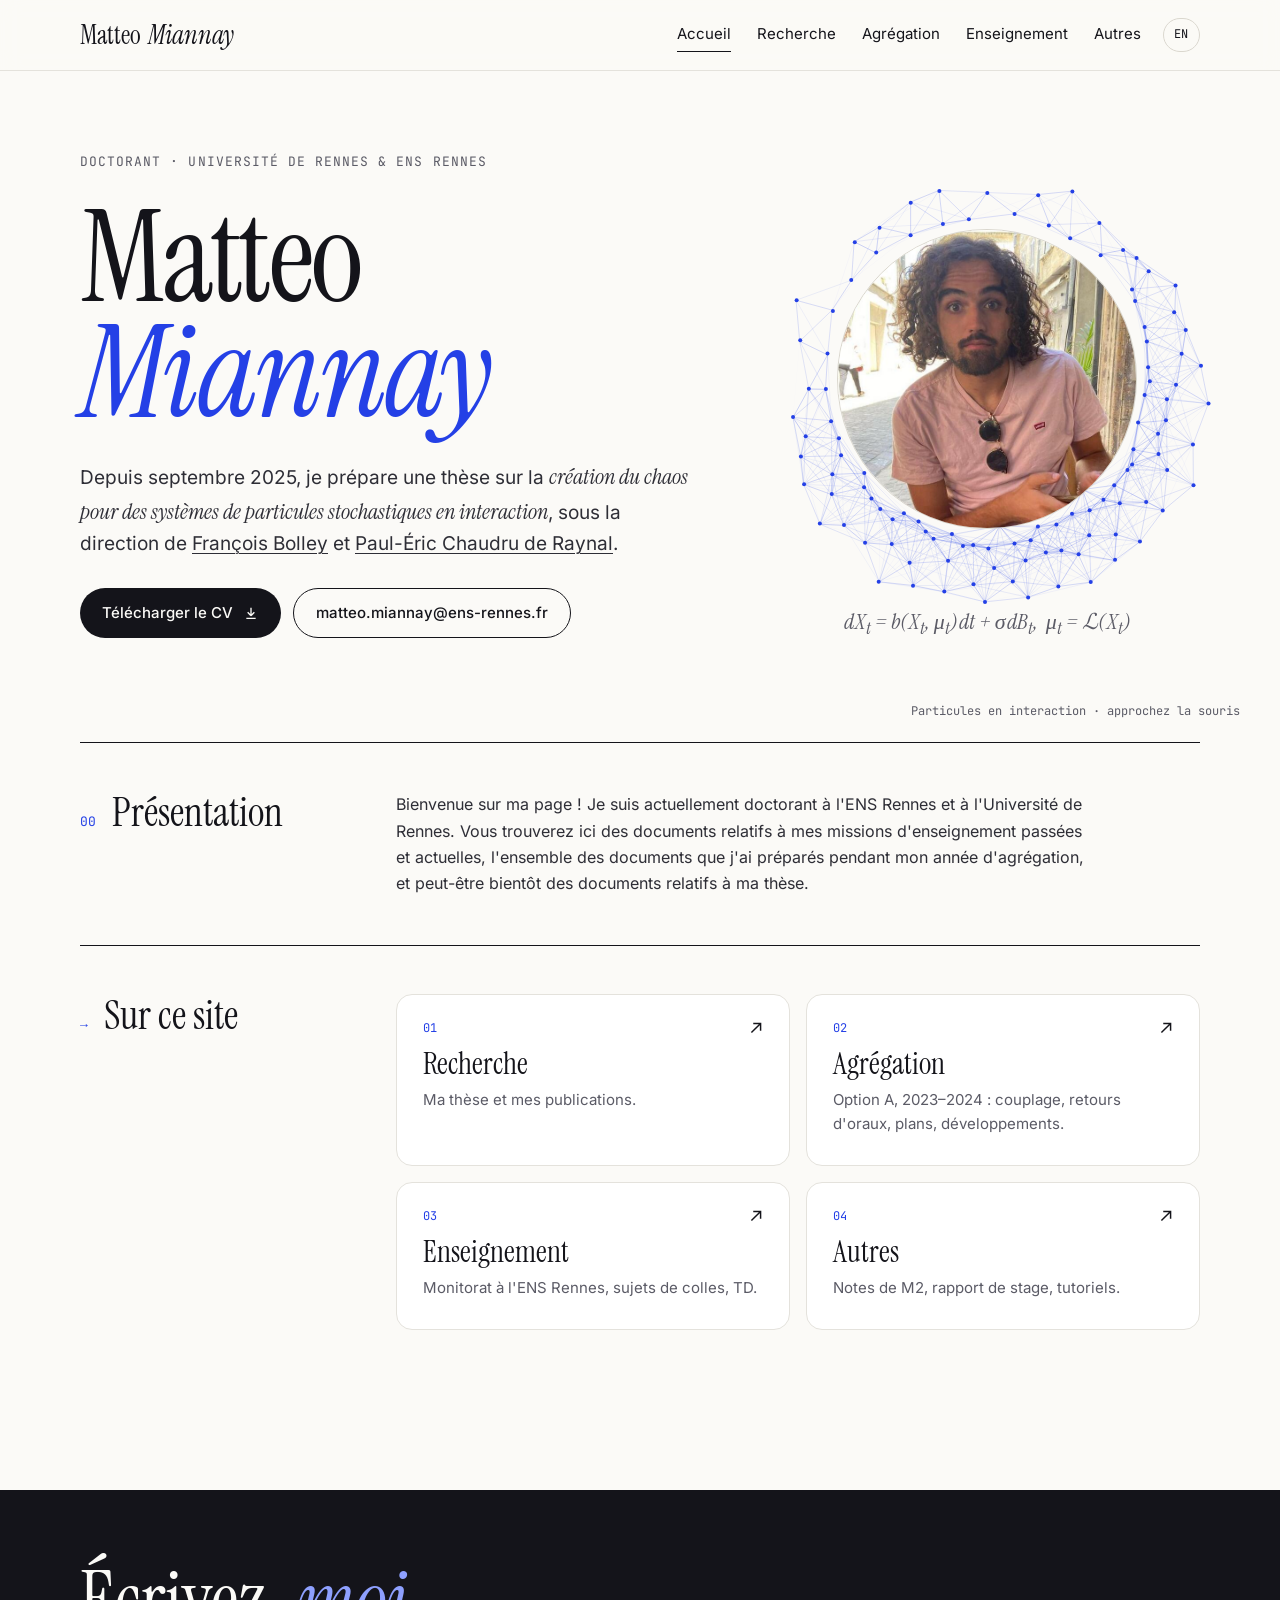
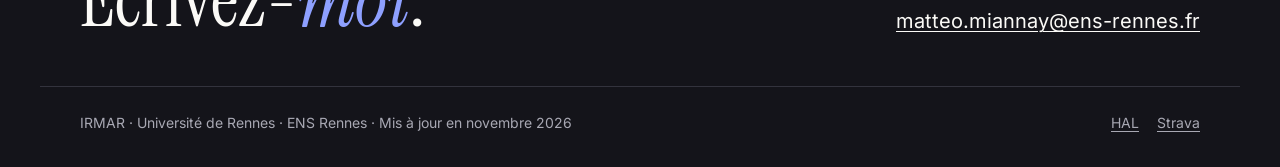
<file: index.html>
<!DOCTYPE html>
<html lang="fr">
<head>
  <meta charset="utf-8">
  <meta name="viewport" content="width=device-width, initial-scale=1">
  <title>Matteo Miannay</title>
  <meta name="description" content="Matteo Miannay, doctorant en probabilités à l'Université de Rennes et à l'ENS Rennes.">
  <meta name="theme-color" content="#FBFAF7">
  <link rel="stylesheet" href="fonts/fonts.css">
  <link rel="stylesheet" href="style.css">
  <link rel="icon" href="favicon.svg" type="image/svg+xml">
  <link rel="canonical" href="https://matteomiannay.github.io/">
  <link rel="alternate" hreflang="fr" href="https://matteomiannay.github.io/">
  <link rel="alternate" hreflang="en" href="https://matteomiannay.github.io/en.html">
  <meta property="og:type" content="website">
  <meta property="og:title" content="Matteo Miannay">
  <meta property="og:description" content="Matteo Miannay, doctorant en probabilités à l'Université de Rennes et à l'ENS Rennes.">
  <meta property="og:url" content="https://matteomiannay.github.io/">
  <meta property="og:image" content="https://matteomiannay.github.io/og-image.png">
  <meta property="og:image:width" content="1200">
  <meta property="og:image:height" content="630">
  <meta property="og:locale" content="fr_FR">
  <meta name="twitter:card" content="summary_large_image">
</head>
<body>
  <a class="skip" href="#contenu">Aller au contenu</a>
  <header class="site-header">
    <div class="wrap header-inner">
      <a class="brand" href="index.html"><span class="b1">Matteo</span><span class="b2">Miannay</span></a>
      <div class="header-nav">
        <nav class="nav" aria-label="Navigation principale">
        <a href="index.html" aria-current="page">Accueil</a>
        <a href="recherche.html">Recherche</a>
        <a href="agregation.html">Agrégation</a>
        <a href="enseignement.html">Enseignement</a>
        <a href="autres.html">Autres</a>
        </nav>
        <a class="lang" href="en.html" hreflang="en" lang="en" title="Version anglaise">EN</a>
      </div>
    </div>
  </header>

  <main id="contenu">

  <section class="hero">
    <canvas class="particles" data-cx="0.72" data-n="140" aria-hidden="true"></canvas>
    <div class="wrap hero-inner">
      <div class="hero-text">
        <p class="eyebrow"><span class="dot"></span>Doctorant &middot; Université de Rennes &amp; ENS Rennes</p>
        <h1 class="hero-title">Matteo <span>Miannay</span></h1>
        <p class="lede">Depuis septembre 2025, je prépare une thèse sur la <em>création du chaos pour des systèmes de particules stochastiques en interaction</em>, sous la direction de <a href="https://w3.ens-rennes.fr/math/people/francois.bolley/">François Bolley</a> et <a href="https://www.math.sciences.univ-nantes.fr/deraynal">Paul-Éric Chaudru de Raynal</a>.</p>
        <div class="actions">
          <a class="btn btn-primary" href="documents/CV.pdf">Télécharger le CV
            <svg width="16" height="16" viewBox="0 0 24 24" fill="none" stroke="currentColor" stroke-width="2" aria-hidden="true"><path d="M12 4v12m0 0l-5-5m5 5l5-5M5 20h14"/></svg></a>
          <a class="btn btn-ghost" href="mailto:matteo.miannay@ens-rennes.fr">matteo.miannay@ens-rennes.fr</a>
        </div>
      </div>
      <div class="hero-aside">
        <a class="portrait" href="https://www.strava.com/athletes/94633271" title="Mon profil Strava" data-initials="MM"><img src="photo.jpg" alt="Photo de Matteo Miannay" width="300" height="300"></a>
        <p class="formula">dX<sub>t</sub> = b(X<sub>t</sub>, &mu;<sub>t</sub>)&#8202;dt + &sigma;&#8202;dB<sub>t</sub>, &nbsp;&mu;<sub>t</sub> = &#8466;(X<sub>t</sub>)</p>
      </div>
    </div>
    <p class="hero-hint">Particules en interaction &middot; approchez la souris</p>
  </section>

  <div class="wrap content">

    <section class="section ">
      <div class="section-head"><span class="num">00</span><h2>Présentation</h2></div>
      <div class="section-body">
        <div class="prose">
          <p>Bienvenue sur ma page&nbsp;! Je suis actuellement doctorant à l'ENS Rennes et à l'Université de Rennes. Vous trouverez ici des documents relatifs à mes missions d'enseignement passées et actuelles, l'ensemble des documents que j'ai préparés pendant mon année d'agrégation, et peut-être bientôt des documents relatifs à ma thèse.</p>
        </div>
      </div>
    </section>

    <section class="section">
      <div class="section-head"><span class="num">&rarr;</span><h2>Sur ce site</h2></div>
      <div class="section-body">
        <div class="cards-grid">
          <a class="rubrique" href="recherche.html"><span class="num">01</span><h3>Recherche</h3><p>Ma thèse et mes publications.</p><svg class="arrow" width="22" height="22" viewBox="0 0 24 24" fill="none" stroke="currentColor" stroke-width="1.6" aria-hidden="true"><path d="M7 17L17 7M9 7h8v8"/></svg></a>
          <a class="rubrique" href="agregation.html"><span class="num">02</span><h3>Agrégation</h3><p>Option A, 2023&ndash;2024 : couplage, retours d'oraux, plans, développements.</p><svg class="arrow" width="22" height="22" viewBox="0 0 24 24" fill="none" stroke="currentColor" stroke-width="1.6" aria-hidden="true"><path d="M7 17L17 7M9 7h8v8"/></svg></a>
          <a class="rubrique" href="enseignement.html"><span class="num">03</span><h3>Enseignement</h3><p>Monitorat à l'ENS Rennes, sujets de colles, TD.</p><svg class="arrow" width="22" height="22" viewBox="0 0 24 24" fill="none" stroke="currentColor" stroke-width="1.6" aria-hidden="true"><path d="M7 17L17 7M9 7h8v8"/></svg></a>
          <a class="rubrique" href="autres.html"><span class="num">04</span><h3>Autres</h3><p>Notes de M2, rapport de stage, tutoriels.</p><svg class="arrow" width="22" height="22" viewBox="0 0 24 24" fill="none" stroke="currentColor" stroke-width="1.6" aria-hidden="true"><path d="M7 17L17 7M9 7h8v8"/></svg></a>
        </div>
      </div>
    </section>
  </div>

  </main>

  <footer class="site-footer">
    <div class="wrap footer-inner">
      <p class="footer-cta">Écrivez-<em>moi</em>.</p>
      <a class="footer-mail" href="mailto:matteo.miannay@ens-rennes.fr">matteo.miannay@ens-rennes.fr</a>
    </div>
    <div class="wrap footer-meta">
      <span>IRMAR &middot; Université de Rennes &middot; ENS Rennes &middot; <span data-updated="fr">Mis à jour en novembre 2026</span></span>
      <span class="footer-links"><a href="https://hal.science/search/index/?q=authFullName_s%3A%22Matteo%20Miannay%22" target="_blank" rel="noopener noreferrer">HAL</a><a href="https://www.strava.com/athletes/94633271" target="_blank" rel="noopener noreferrer">Strava</a></span>
    </div>
  </footer>
  <script src="site.js"></script>
</body>
</html>
</file>
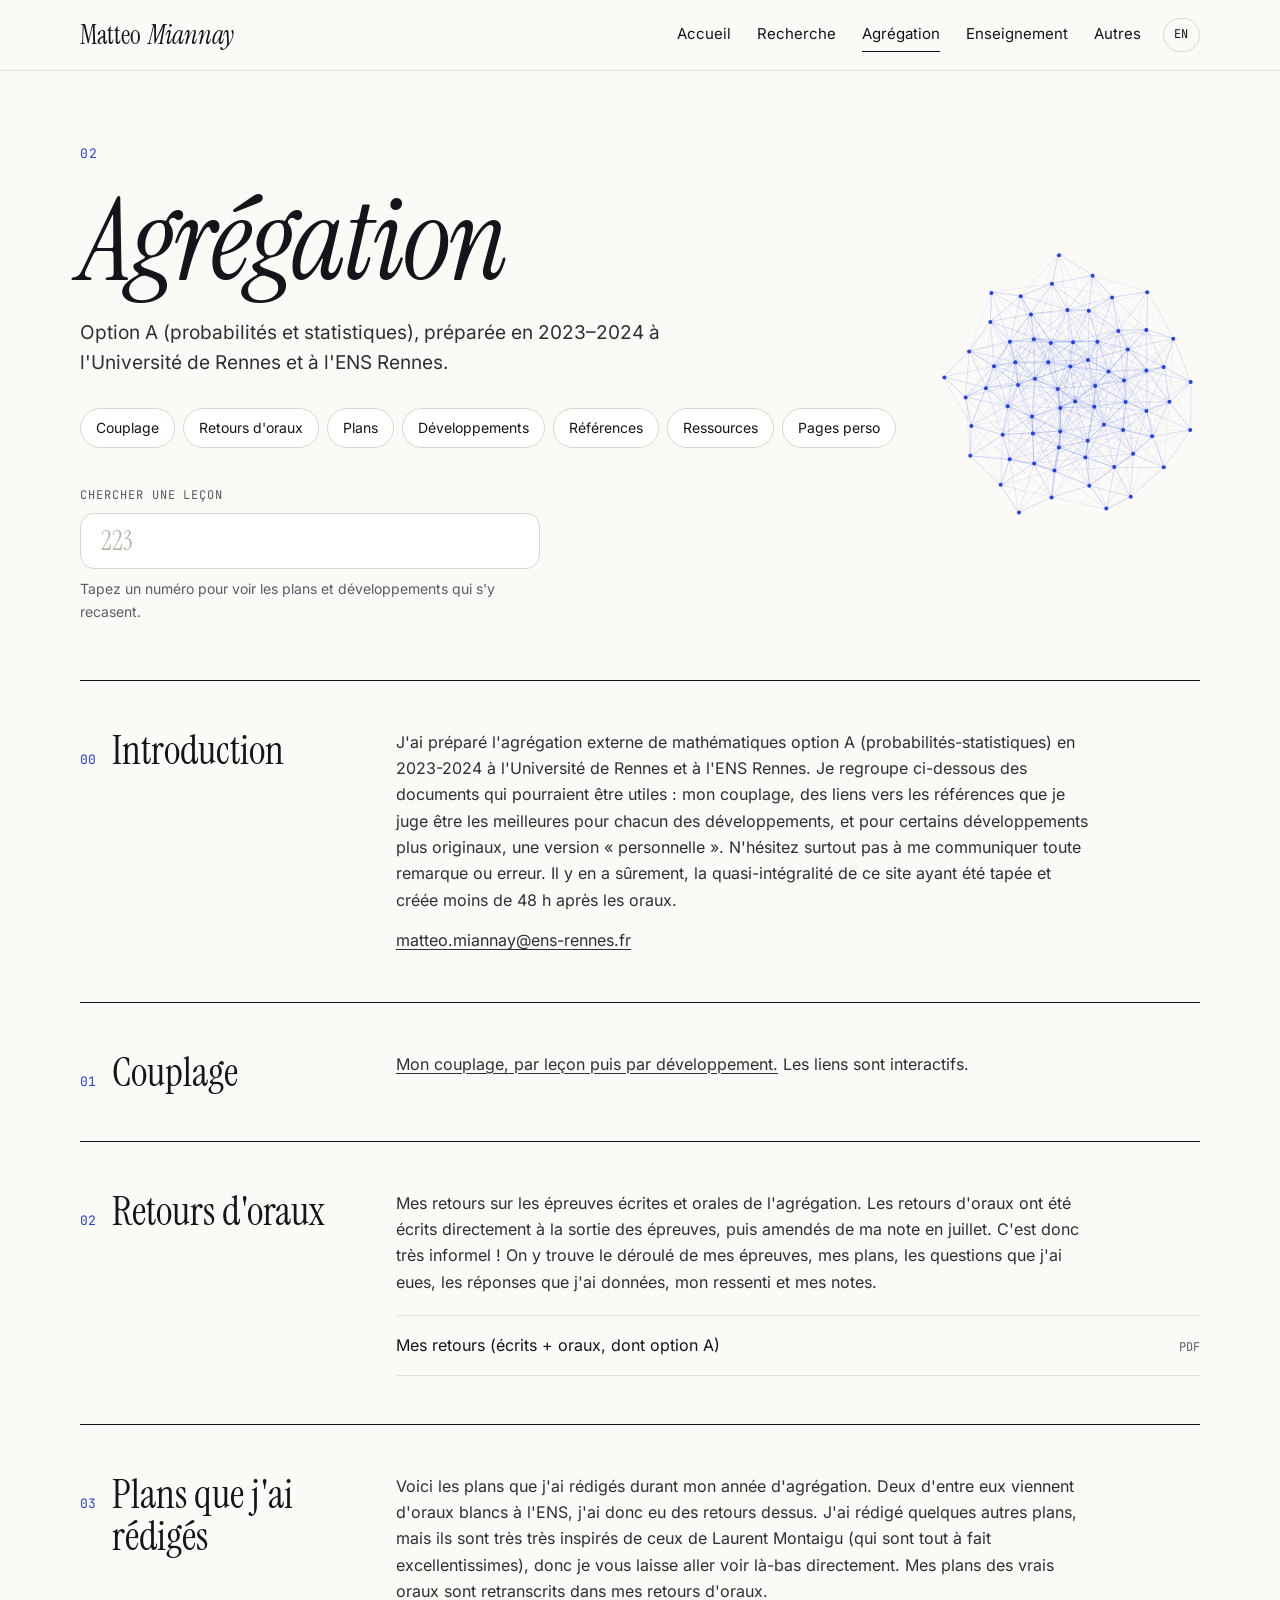
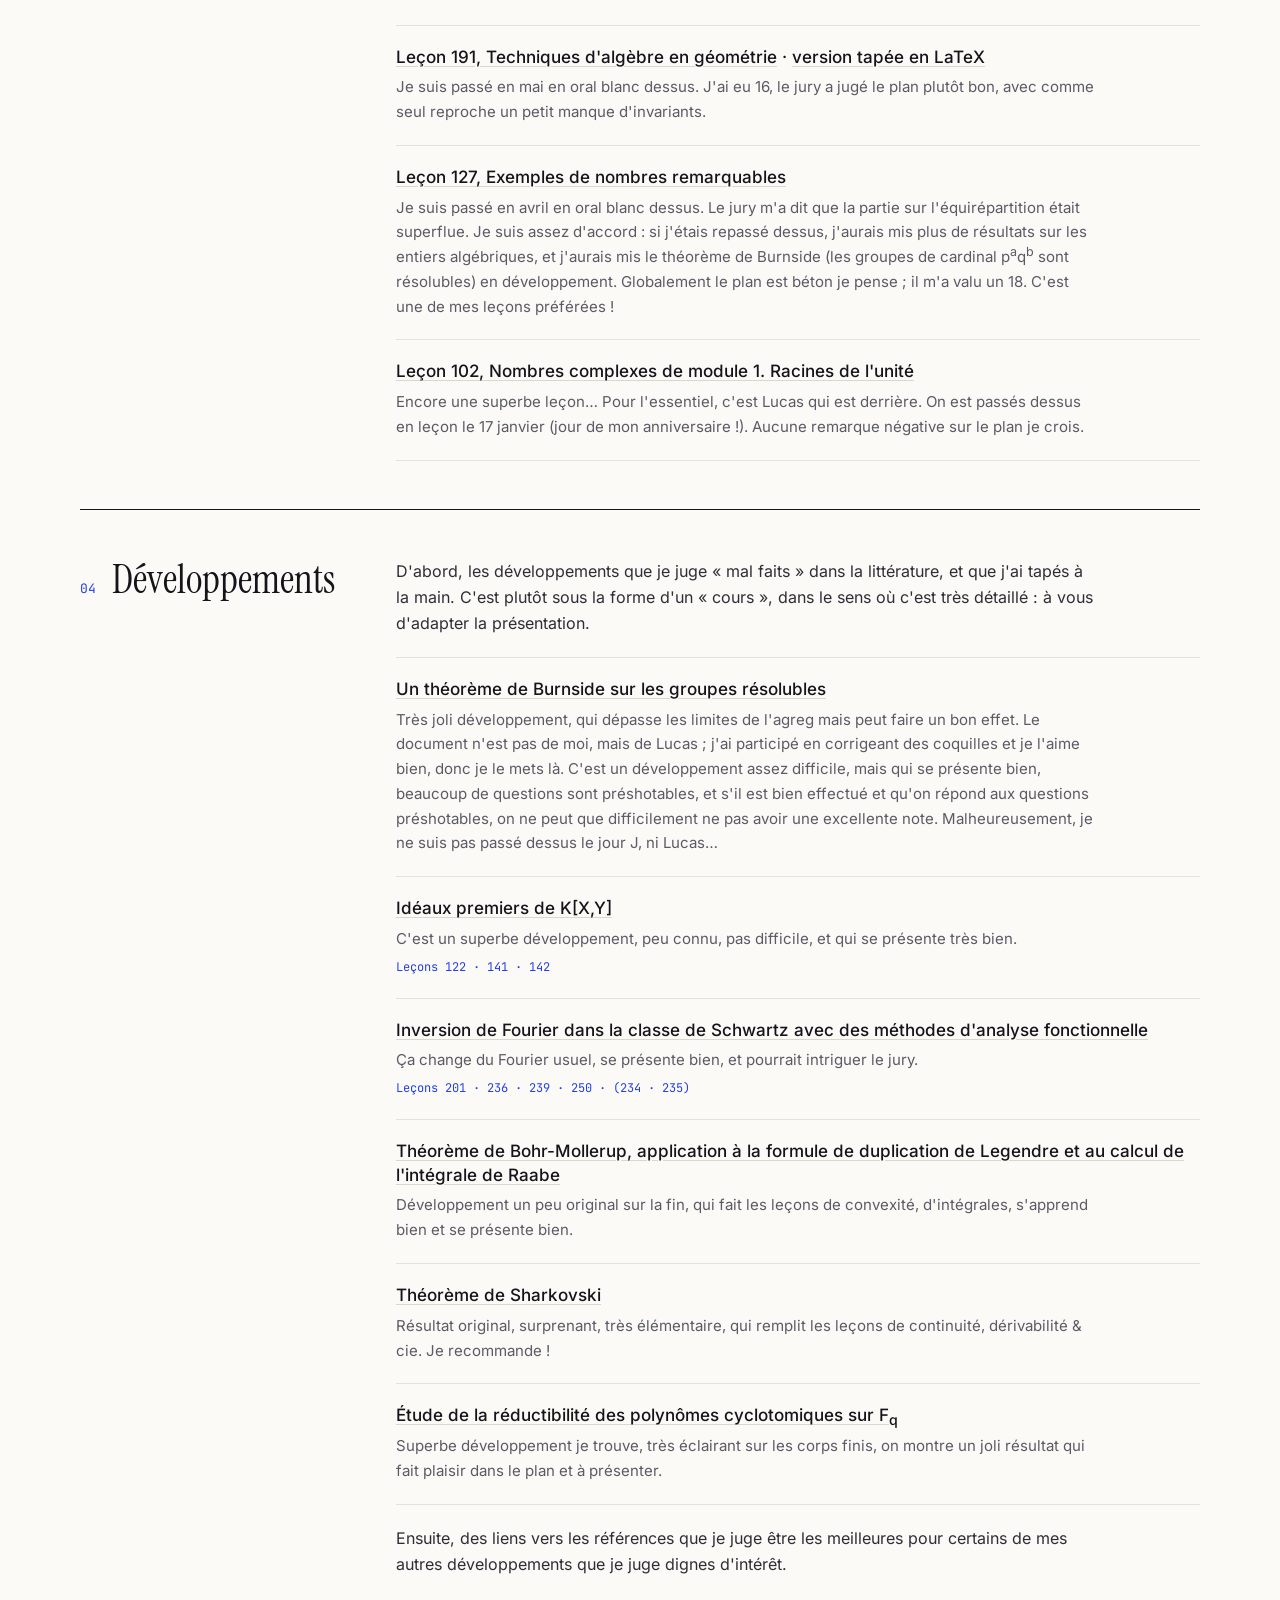
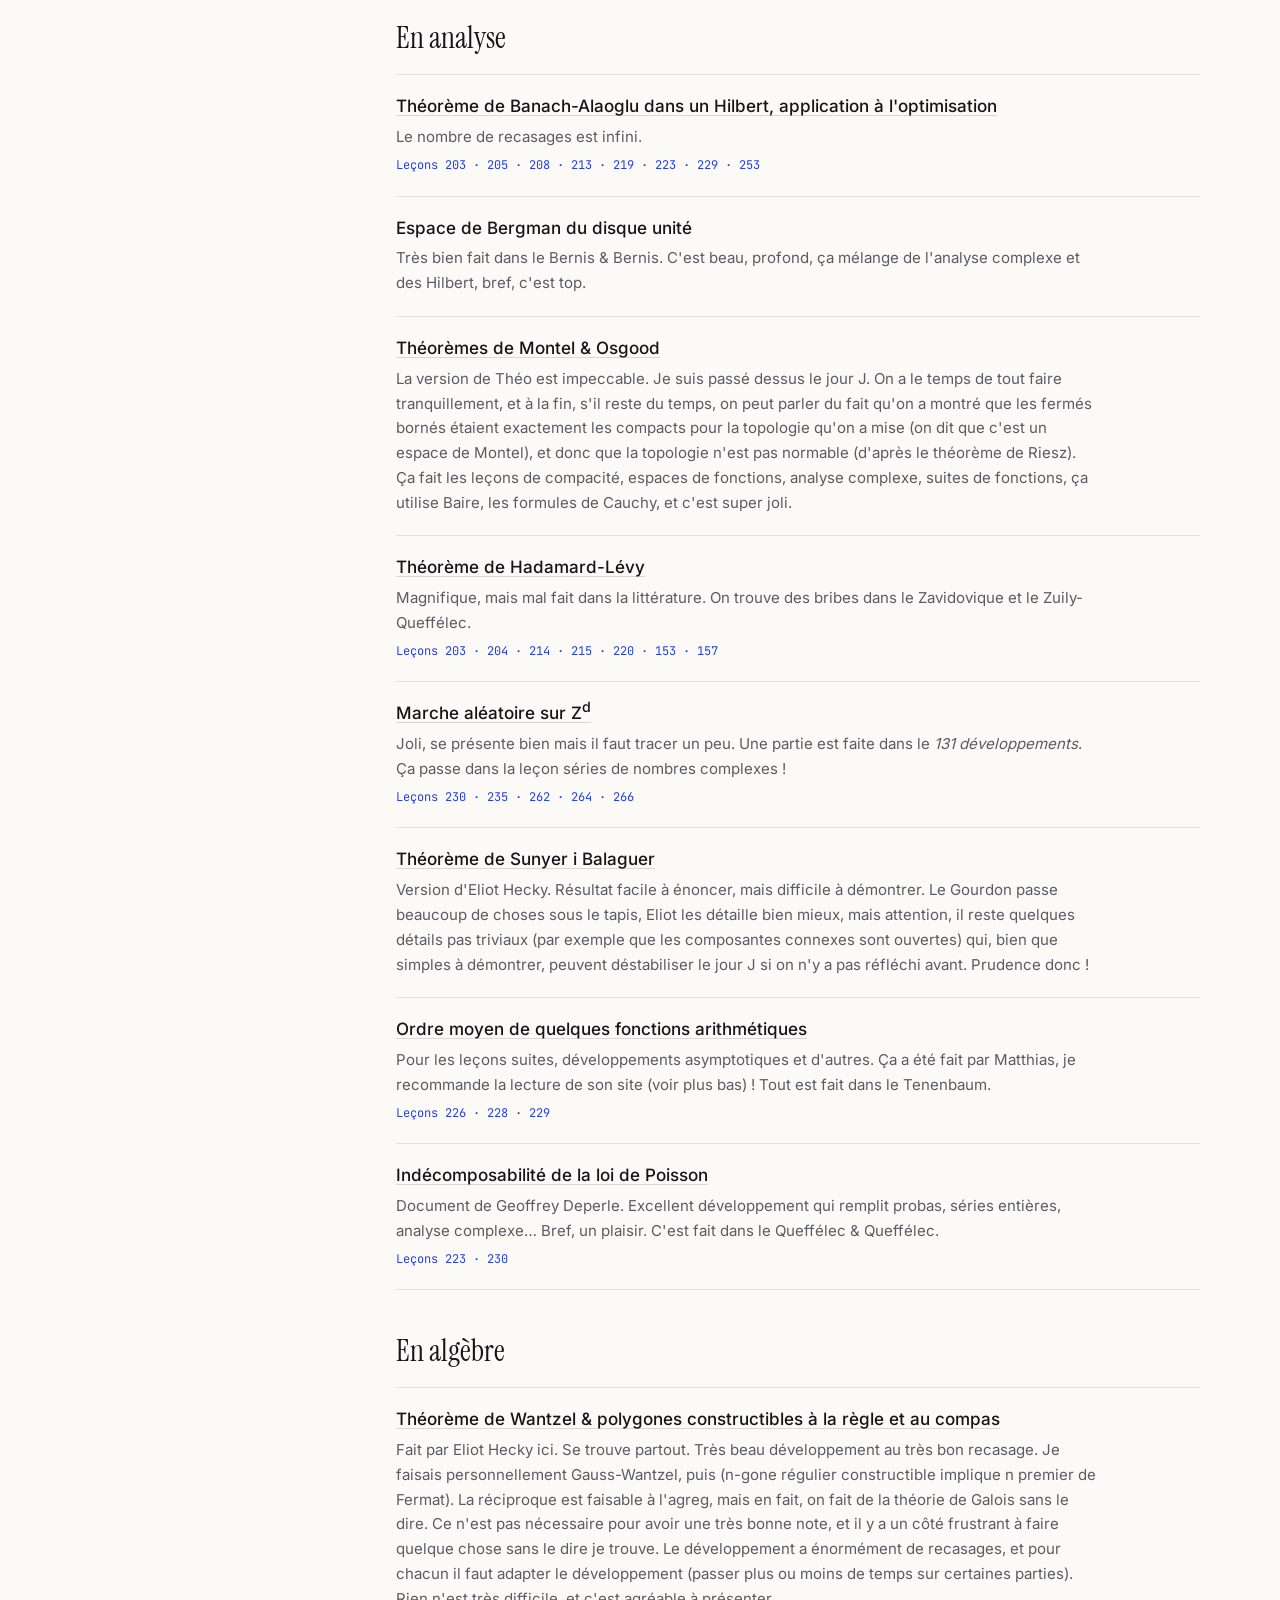
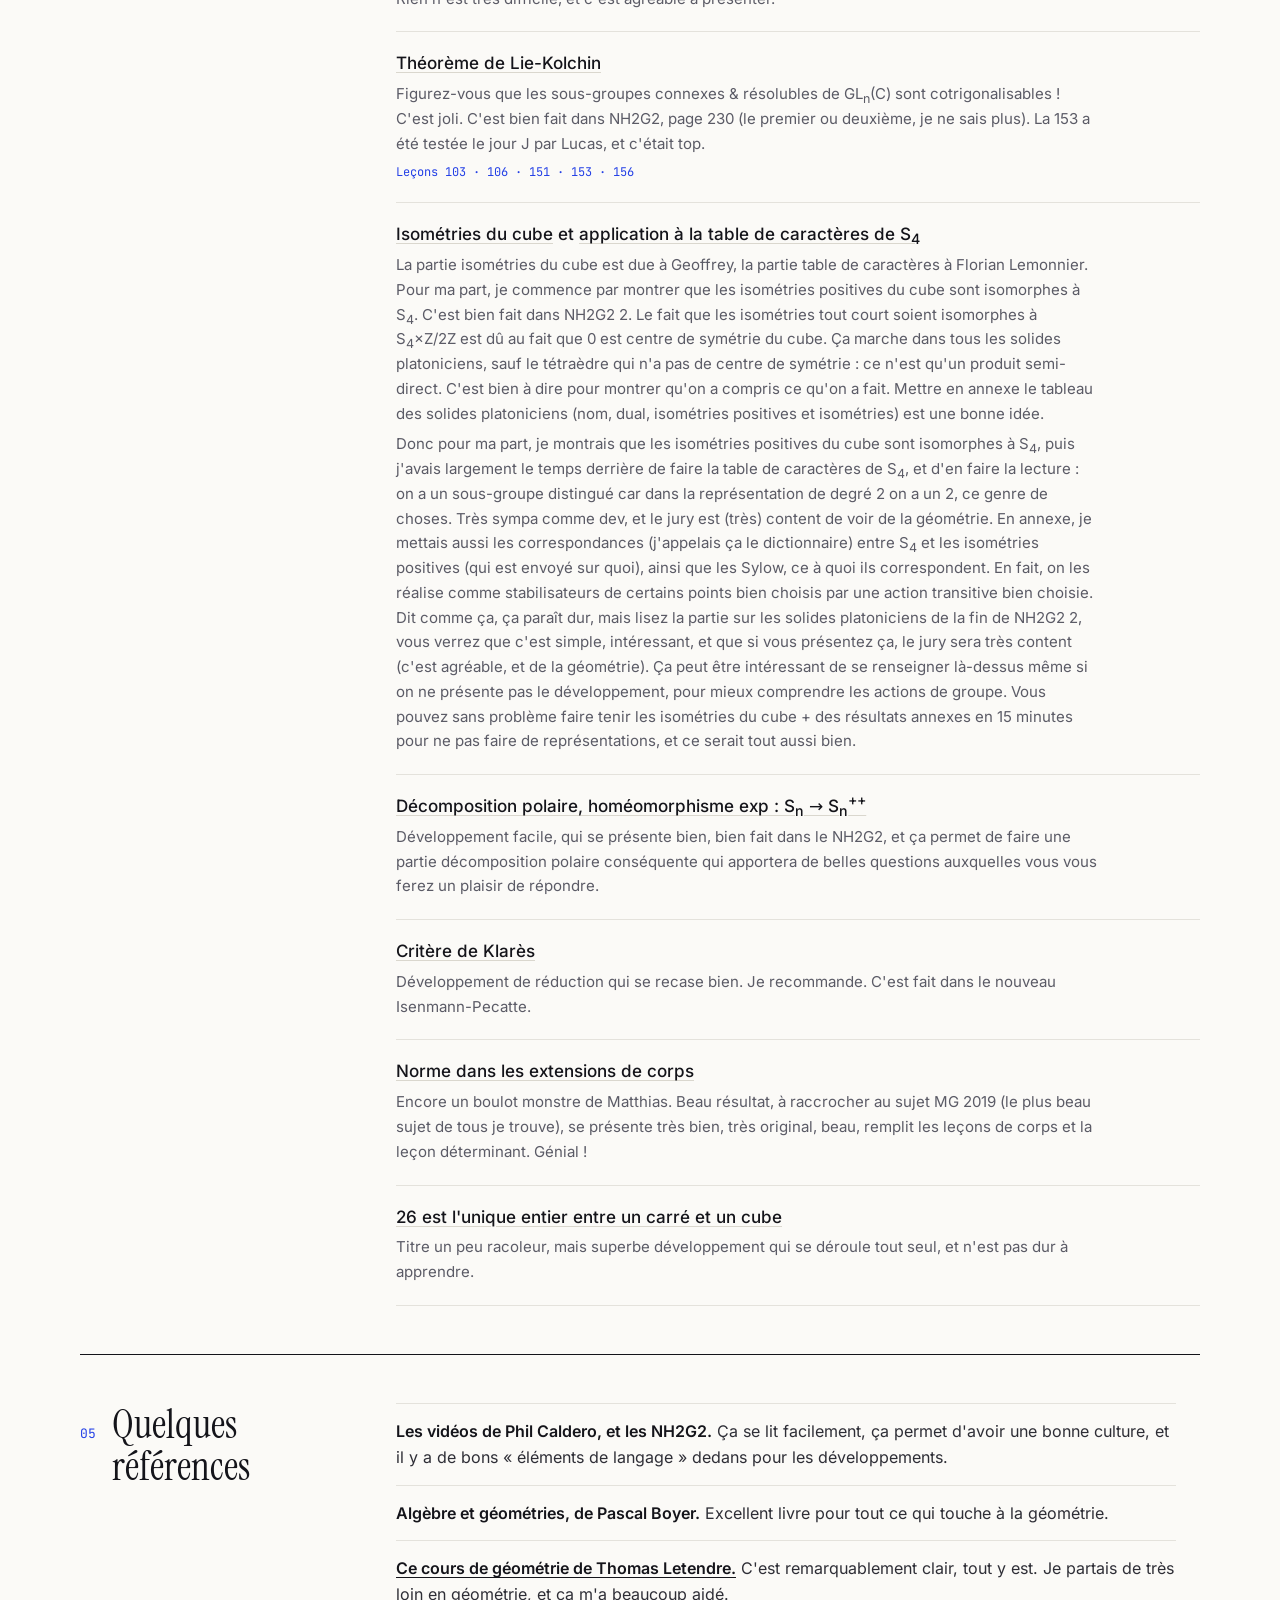
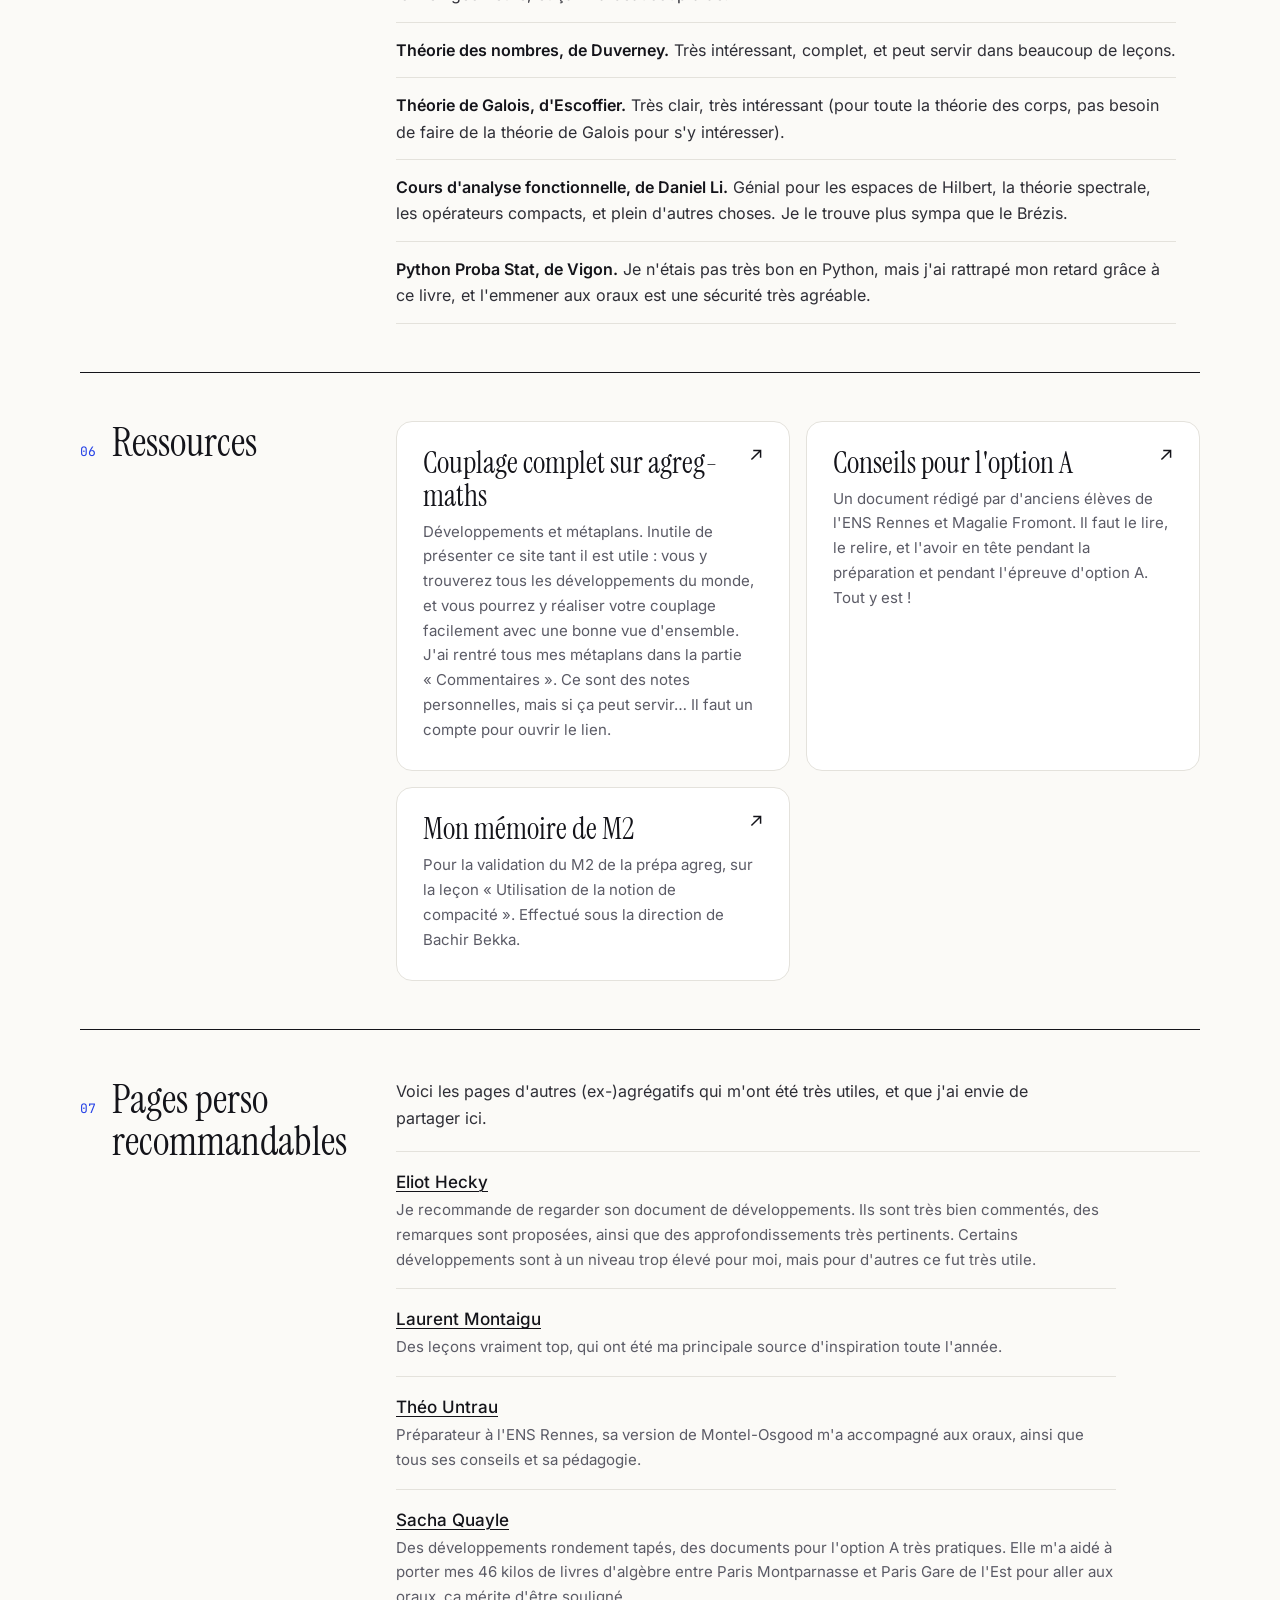
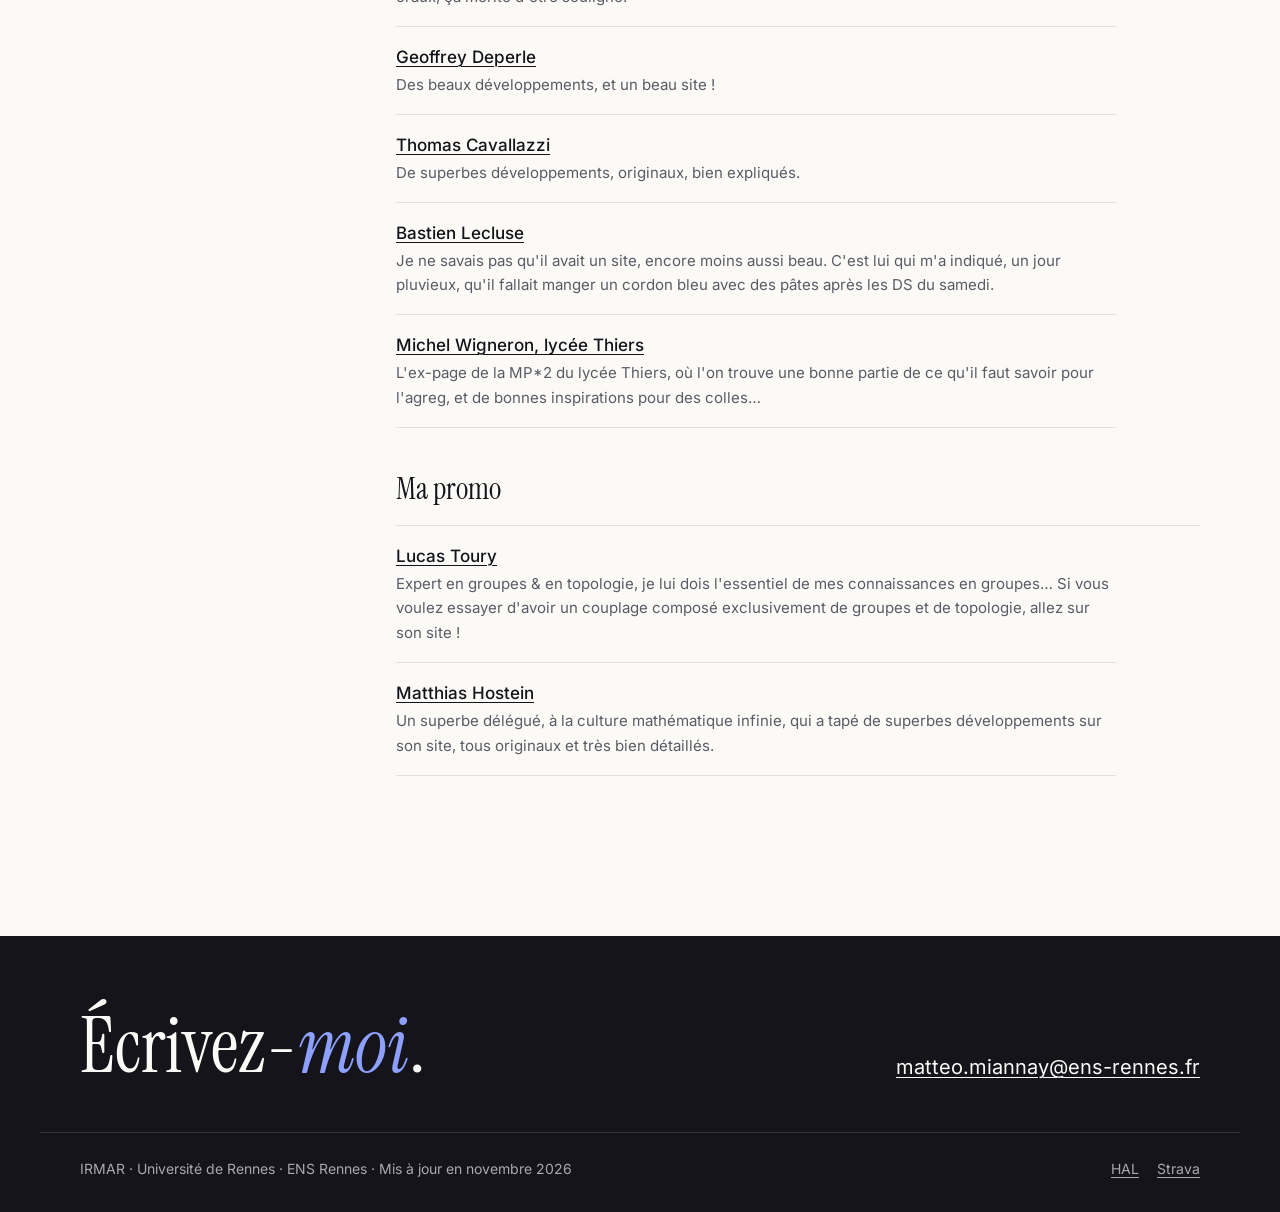
<file: agregation.html>
<!DOCTYPE html>
<html lang="fr">
<head>
  <meta charset="utf-8">
  <meta name="viewport" content="width=device-width, initial-scale=1">
  <title>Agrégation — Matteo Miannay</title>
  <meta name="description" content="Agrégation de mathématiques option A : couplage, retours d'oraux, plans et développements.">
  <meta name="theme-color" content="#FBFAF7">
  <link rel="stylesheet" href="fonts/fonts.css">
  <link rel="stylesheet" href="style.css">
  <link rel="icon" href="favicon.svg" type="image/svg+xml">
  <link rel="canonical" href="https://matteomiannay.github.io/agregation.html">
  <meta property="og:type" content="website">
  <meta property="og:title" content="Agrégation — Matteo Miannay">
  <meta property="og:description" content="Agrégation de mathématiques option A : couplage, retours d'oraux, plans et développements.">
  <meta property="og:url" content="https://matteomiannay.github.io/agregation.html">
  <meta property="og:image" content="https://matteomiannay.github.io/og-image.png">
  <meta property="og:image:width" content="1200">
  <meta property="og:image:height" content="630">
  <meta property="og:locale" content="fr_FR">
  <meta name="twitter:card" content="summary_large_image">
</head>
<body>
  <a class="skip" href="#contenu">Aller au contenu</a>
  <header class="site-header">
    <div class="wrap header-inner">
      <a class="brand" href="index.html"><span class="b1">Matteo</span><span class="b2">Miannay</span></a>
      <div class="header-nav">
        <nav class="nav" aria-label="Navigation principale">
        <a href="index.html">Accueil</a>
        <a href="recherche.html">Recherche</a>
        <a href="agregation.html" aria-current="page">Agrégation</a>
        <a href="enseignement.html">Enseignement</a>
        <a href="autres.html">Autres</a>
        </nav>
        <a class="lang" href="en.html" hreflang="en" lang="en" title="Version anglaise">EN</a>
      </div>
    </div>
  </header>

  <main id="contenu">

  <section class="page-hero">
    <canvas class="particles" data-cx="0.78" data-n="70" aria-hidden="true"></canvas>
    <div class="wrap page-hero-inner">
      <p class="eyebrow"><span class="dot"></span>02</p>
      <h1 class="page-title">Agrégation</h1>
      <p class="lede">Option A (probabilités et statistiques), préparée en 2023&ndash;2024 à l'Université de Rennes et à l'ENS Rennes.</p>
        <nav class="toc" aria-label="Sur cette page"><a class="chip" href="#couplage">Couplage</a><a class="chip" href="#retours">Retours d'oraux</a><a class="chip" href="#plans">Plans</a><a class="chip" href="#developpements">Développements</a><a class="chip" href="#references">Références</a><a class="chip" href="#ressources">Ressources</a><a class="chip" href="#pages">Pages perso</a></nav>
        <div class="lecon-filter" data-lecon-filter>
          <label for="lecon">Chercher une leçon</label>
          <div class="lecon-field">
            <input id="lecon" type="text" inputmode="numeric" pattern="[0-9]*" maxlength="3" placeholder="223" autocomplete="off">
            <button type="button" class="lecon-clear" aria-label="Effacer" hidden>&times;</button>
          </div>
          <p class="lecon-status" aria-live="polite">Tapez un numéro pour voir les plans et développements qui s'y recasent.</p>
        </div>
    </div>
  </section>

  <div class="wrap content">

    <section class="section ">
      <div class="section-head"><span class="num">00</span><h2>Introduction</h2></div>
      <div class="section-body">
        <div class="prose">
          <p>J'ai préparé l'agrégation externe de mathématiques option A (probabilités-statistiques) en 2023-2024 à l'Université de Rennes et à l'ENS Rennes. Je regroupe ci-dessous des documents qui pourraient être utiles&nbsp;: mon couplage, des liens vers les références que je juge être les meilleures pour chacun des développements, et pour certains développements plus originaux, une version «&nbsp;personnelle&nbsp;». N'hésitez surtout pas à me communiquer toute remarque ou erreur. Il y en a sûrement, la quasi-intégralité de ce site ayant été tapée et créée moins de 48&nbsp;h après les oraux.</p>
          <p><a href="mailto:matteo.miannay@ens-rennes.fr">matteo.miannay@ens-rennes.fr</a></p>
        </div>
      </div>
    </section>

    <section class="section " id="couplage">
      <div class="section-head"><span class="num">01</span><h2>Couplage</h2></div>
      <div class="section-body">
        <div class="prose">
          <p><a href="docagreg/couplage.pdf">Mon couplage, par leçon puis par développement.</a> Les liens sont interactifs.</p>
        </div>
      </div>
    </section>

    <section class="section " id="retours">
      <div class="section-head"><span class="num">02</span><h2>Retours d'oraux</h2></div>
      <div class="section-body">
        <div class="prose">
          <p>Mes retours sur les épreuves écrites et orales de l'agrégation. Les retours d'oraux ont été écrits directement à la sortie des épreuves, puis amendés de ma note en juillet. C'est donc très informel&nbsp;! On y trouve le déroulé de mes épreuves, mes plans, les questions que j'ai eues, les réponses que j'ai données, mon ressenti et mes notes.</p>
        </div>
        <ul class="rows">
          <li><a href="docagreg/retouroraux.pdf"><span>Mes retours (écrits + oraux, dont option A)</span><span class="meta">PDF</span></a></li>
        </ul>
      </div>
    </section>

    <section class="section " id="plans" data-filter>
      <div class="section-head"><span class="num">03</span><h2>Plans que j'ai rédigés</h2></div>
      <div class="section-body">
        <div class="prose">
          <p>Voici les plans que j'ai rédigés durant mon année d'agrégation. Deux d'entre eux viennent d'oraux blancs à l'ENS, j'ai donc eu des retours dessus. J'ai rédigé quelques autres plans, mais ils sont très très inspirés de ceux de Laurent Montaigu (qui sont tout à fait excellentissimes), donc je vous laisse aller voir là-bas directement. Mes plans des vrais oraux sont retranscrits dans mes retours d'oraux.</p>
        </div>
        <ul class="dev-list">
          <li class="dev" data-lecons="191">
            <span class="dev-title"><a href="docagreg/plan191.pdf">Leçon 191, Techniques d'algèbre en géométrie</a> &middot; <a href="docagreg/plan191tex.pdf">version tapée en LaTeX</a></span>
            <p>Je suis passé en mai en oral blanc dessus. J'ai eu 16, le jury a jugé le plan plutôt bon, avec comme seul reproche un petit manque d'invariants.</p>
          </li>
          <li class="dev" data-lecons="127">
            <a class="dev-title" href="docagreg/plan127.pdf">Leçon 127, Exemples de nombres remarquables</a>
            <p>Je suis passé en avril en oral blanc dessus. Le jury m'a dit que la partie sur l'équirépartition était superflue. Je suis assez d'accord&nbsp;: si j'étais repassé dessus, j'aurais mis plus de résultats sur les entiers algébriques, et j'aurais mis le théorème de Burnside (les groupes de cardinal p<sup>a</sup>q<sup>b</sup> sont résolubles) en développement. Globalement le plan est béton je pense&nbsp;; il m'a valu un 18. C'est une de mes leçons préférées&nbsp;!</p>
          </li>
          <li class="dev" data-lecons="102">
            <a class="dev-title" href="docagreg/plan102.pdf">Leçon 102, Nombres complexes de module 1. Racines de l'unité</a>
            <p>Encore une superbe leçon… Pour l'essentiel, c'est Lucas qui est derrière. On est passés dessus en leçon le 17 janvier (jour de mon anniversaire&nbsp;!). Aucune remarque négative sur le plan je crois.</p>
          </li>
        </ul>
      </div>
    </section>

    <section class="section " id="developpements" data-filter>
      <div class="section-head"><span class="num">04</span><h2>Développements</h2></div>
      <div class="section-body">
        <div class="prose">
          <p>D'abord, les développements que je juge «&nbsp;mal faits&nbsp;» dans la littérature, et que j'ai tapés à la main. C'est plutôt sous la forme d'un «&nbsp;cours&nbsp;», dans le sens où c'est très détaillé&nbsp;: à vous d'adapter la présentation.</p>
        </div>
        <ul class="dev-list">
          <li class="dev">
            <a class="dev-title" href="devmaths/burnside.pdf">Un théorème de Burnside sur les groupes résolubles</a>
            <p>Très joli développement, qui dépasse les limites de l'agreg mais peut faire un bon effet. Le document n'est pas de moi, mais de Lucas&nbsp;; j'ai participé en corrigeant des coquilles et je l'aime bien, donc je le mets là. C'est un développement assez difficile, mais qui se présente bien, beaucoup de questions sont préshotables, et s'il est bien effectué et qu'on répond aux questions préshotables, on ne peut que difficilement ne pas avoir une excellente note. Malheureusement, je ne suis pas passé dessus le jour J, ni Lucas…</p>
          </li>
          <li class="dev" data-lecons="122 141 142">
            <a class="dev-title" href="devmaths/kxy.pdf">Idéaux premiers de K[X,Y]</a>
            <p>C'est un superbe développement, peu connu, pas difficile, et qui se présente très bien.</p>
            <p class="tags">Leçons 122 · 141 · 142</p>
          </li>
          <li class="dev" data-lecons="201 236 239 250 234 235">
            <a class="dev-title" href="devmaths/invfourier.pdf">Inversion de Fourier dans la classe de Schwartz avec des méthodes d'analyse fonctionnelle</a>
            <p>Ça change du Fourier usuel, se présente bien, et pourrait intriguer le jury.</p>
            <p class="tags">Leçons 201 · 236 · 239 · 250 · (234 · 235)</p>
          </li>
          <li class="dev">
            <a class="dev-title" href="devmaths/bohrmollerup.pdf">Théorème de Bohr-Mollerup, application à la formule de duplication de Legendre et au calcul de l'intégrale de Raabe</a>
            <p>Développement un peu original sur la fin, qui fait les leçons de convexité, d'intégrales, s'apprend bien et se présente bien.</p>
          </li>
          <li class="dev">
            <a class="dev-title" href="devmaths/sharkovski.pdf">Théorème de Sharkovski</a>
            <p>Résultat original, surprenant, très élémentaire, qui remplit les leçons de continuité, dérivabilité &amp; cie. Je recommande&nbsp;!</p>
          </li>
          <li class="dev">
            <a class="dev-title" href="devmaths/cyclofq.pdf">Étude de la réductibilité des polynômes cyclotomiques sur F<sub>q</sub></a>
            <p>Superbe développement je trouve, très éclairant sur les corps finis, on montre un joli résultat qui fait plaisir dans le plan et à présenter.</p>
          </li>
        </ul>
        <div class="prose">
          <p>Ensuite, des liens vers les références que je juge être les meilleures pour certains de mes autres développements que je juge dignes d'intérêt.</p>
        </div>
        <h3>En analyse</h3>
        <ul class="dev-list">
          <li class="dev" data-lecons="203 205 208 213 219 223 229 253">
            <a class="dev-title" href="https://perso.eleves.ens-rennes.fr/people/thomas.cavallazzi/assets/pdf/developpements/Optimisation%20Hilbert.pdf" target="_blank" rel="noopener noreferrer">Théorème de Banach-Alaoglu dans un Hilbert, application à l'optimisation</a>
            <p>Le nombre de recasages est infini.</p>
            <p class="tags">Leçons 203 · 205 · 208 · 213 · 219 · 223 · 229 · 253</p>
          </li>
          <li class="dev">
            <span class="dev-title">Espace de Bergman du disque unité</span>
            <p>Très bien fait dans le Bernis &amp; Bernis. C'est beau, profond, ça mélange de l'analyse complexe et des Hilbert, bref, c'est top.</p>
          </li>
          <li class="dev">
            <a class="dev-title" href="https://perso.eleves.ens-rennes.fr/people/theo.untrau/montelosgood.pdf" target="_blank" rel="noopener noreferrer">Théorèmes de Montel &amp; Osgood</a>
            <p>La version de Théo est impeccable. Je suis passé dessus le jour J. On a le temps de tout faire tranquillement, et à la fin, s'il reste du temps, on peut parler du fait qu'on a montré que les fermés bornés étaient exactement les compacts pour la topologie qu'on a mise (on dit que c'est un espace de Montel), et donc que la topologie n'est pas normable (d'après le théorème de Riesz). Ça fait les leçons de compacité, espaces de fonctions, analyse complexe, suites de fonctions, ça utilise Baire, les formules de Cauchy, et c'est super joli.</p>
          </li>
          <li class="dev" data-lecons="203 204 214 215 220 153 157">
            <a class="dev-title" href="https://perso.eleves.ens-rennes.fr/people/thomas.cavallazzi/assets/pdf/developpements/Hadamard-L%C3%A9vy.pdf" target="_blank" rel="noopener noreferrer">Théorème de Hadamard-Lévy</a>
            <p>Magnifique, mais mal fait dans la littérature. On trouve des bribes dans le Zavidovique et le Zuily-Queffélec.</p>
            <p class="tags">Leçons 203 · 204 · 214 · 215 · 220 · 153 · 157</p>
          </li>
          <li class="dev" data-lecons="230 235 262 264 266">
            <a class="dev-title" href="https://perso.eleves.ens-rennes.fr/people/thomas.cavallazzi/assets/pdf/developpements/Marche%20al%C3%A9atoire.pdf" target="_blank" rel="noopener noreferrer">Marche aléatoire sur Z<sup>d</sup></a>
            <p>Joli, se présente bien mais il faut tracer un peu. Une partie est faite dans le <em>131 développements</em>. Ça passe dans la leçon séries de nombres complexes&nbsp;!</p>
            <p class="tags">Leçons 230 · 235 · 262 · 264 · 266</p>
          </li>
          <li class="dev">
            <a class="dev-title" href="https://perso.eleves.ens-rennes.fr/people/eliot.hecky/pdf/agreg/sunyer_i_balaguer.pdf" target="_blank" rel="noopener noreferrer">Théorème de Sunyer i Balaguer</a>
            <p>Version d'Eliot Hecky. Résultat facile à énoncer, mais difficile à démontrer. Le Gourdon passe beaucoup de choses sous le tapis, Eliot les détaille bien mieux, mais attention, il reste quelques détails pas triviaux (par exemple que les composantes connexes sont ouvertes) qui, bien que simples à démontrer, peuvent déstabiliser le jour J si on n'y a pas réfléchi avant. Prudence donc&nbsp;!</p>
          </li>
          <li class="dev" data-lecons="226 228 229">
            <a class="dev-title" href="devmaths/ordremoyen.pdf">Ordre moyen de quelques fonctions arithmétiques</a>
            <p>Pour les leçons suites, développements asymptotiques et d'autres. Ça a été fait par Matthias, je recommande la lecture de son site (voir plus bas)&nbsp;! Tout est fait dans le Tenenbaum.</p>
            <p class="tags">Leçons 226 · 228 · 229</p>
          </li>
          <li class="dev" data-lecons="223 230">
            <a class="dev-title" href="https://perso.eleves.ens-rennes.fr/people/geoffrey.deperle/developpements/Ind%C3%A9composabilit%C3%A9%20de%20la%20loi%20de%20Poisson.pdf" target="_blank" rel="noopener noreferrer">Indécomposabilité de la loi de Poisson</a>
            <p>Document de Geoffrey Deperle. Excellent développement qui remplit probas, séries entières, analyse complexe… Bref, un plaisir. C'est fait dans le Queffélec &amp; Queffélec.</p>
            <p class="tags">Leçons 223 · 230</p>
          </li>
        </ul>
        <h3>En algèbre</h3>
        <ul class="dev-list">
          <li class="dev">
            <a class="dev-title" href="https://perso.eleves.ens-rennes.fr/people/eliot.hecky/pdf/agreg/polygones_reguliers_constructibles.pdf" target="_blank" rel="noopener noreferrer">Théorème de Wantzel &amp; polygones constructibles à la règle et au compas</a>
            <p>Fait par Eliot Hecky ici. Se trouve partout. Très beau développement au très bon recasage. Je faisais personnellement Gauss-Wantzel, puis (n-gone régulier constructible implique n premier de Fermat). La réciproque est faisable à l'agreg, mais en fait, on fait de la théorie de Galois sans le dire. Ce n'est pas nécessaire pour avoir une très bonne note, et il y a un côté frustrant à faire quelque chose sans le dire je trouve. Le développement a énormément de recasages, et pour chacun il faut adapter le développement (passer plus ou moins de temps sur certaines parties). Rien n'est très difficile, et c'est agréable à présenter.</p>
          </li>
          <li class="dev" data-lecons="103 106 151 153 156">
            <a class="dev-title" href="https://perso.eleves.ens-rennes.fr/people/eliot.hecky/pdf/agreg/lie_kolchin.pdf" target="_blank" rel="noopener noreferrer">Théorème de Lie-Kolchin</a>
            <p>Figurez-vous que les sous-groupes connexes &amp; résolubles de GL<sub>n</sub>(C) sont cotrigonalisables&nbsp;! C'est joli. C'est bien fait dans NH2G2, page 230 (le premier ou deuxième, je ne sais plus). La 153 a été testée le jour J par Lucas, et c'était top.</p>
            <p class="tags">Leçons 103 · 106 · 151 · 153 · 156</p>
          </li>
          <li class="dev">
            <span class="dev-title"><a href="https://perso.eleves.ens-rennes.fr/people/geoffrey.deperle/developpements/Groupe%20d'isom%C3%A9tries%20du%20cube.pdf" target="_blank" rel="noopener noreferrer">Isométries du cube</a> et <a href="https://perso.eleves.ens-rennes.fr/people/florian.lemonnier/agregation/developpements/Table_S4.pdf" target="_blank" rel="noopener noreferrer">application à la table de caractères de S<sub>4</sub></a></span>
            <p>La partie isométries du cube est due à Geoffrey, la partie table de caractères à Florian Lemonnier. Pour ma part, je commence par montrer que les isométries positives du cube sont isomorphes à S<sub>4</sub>. C'est bien fait dans NH2G2 2. Le fait que les isométries tout court soient isomorphes à S<sub>4</sub>&times;Z/2Z est dû au fait que 0 est centre de symétrie du cube. Ça marche dans tous les solides platoniciens, sauf le tétraèdre qui n'a pas de centre de symétrie&nbsp;: ce n'est qu'un produit semi-direct. C'est bien à dire pour montrer qu'on a compris ce qu'on a fait. Mettre en annexe le tableau des solides platoniciens (nom, dual, isométries positives et isométries) est une bonne idée.</p>
            <p>Donc pour ma part, je montrais que les isométries positives du cube sont isomorphes à S<sub>4</sub>, puis j'avais largement le temps derrière de faire la table de caractères de S<sub>4</sub>, et d'en faire la lecture&nbsp;: on a un sous-groupe distingué car dans la représentation de degré 2 on a un 2, ce genre de choses. Très sympa comme dev, et le jury est (très) content de voir de la géométrie. En annexe, je mettais aussi les correspondances (j'appelais ça le dictionnaire) entre S<sub>4</sub> et les isométries positives (qui est envoyé sur quoi), ainsi que les Sylow, ce à quoi ils correspondent. En fait, on les réalise comme stabilisateurs de certains points bien choisis par une action transitive bien choisie. Dit comme ça, ça paraît dur, mais lisez la partie sur les solides platoniciens de la fin de NH2G2 2, vous verrez que c'est simple, intéressant, et que si vous présentez ça, le jury sera très content (c'est agréable, et de la géométrie). Ça peut être intéressant de se renseigner là-dessus même si on ne présente pas le développement, pour mieux comprendre les actions de groupe. Vous pouvez sans problème faire tenir les isométries du cube + des résultats annexes en 15 minutes pour ne pas faire de représentations, et ce serait tout aussi bien.</p>
          </li>
          <li class="dev">
            <a class="dev-title" href="https://perso.eleves.ens-rennes.fr/people/geoffrey.deperle/developpements/Hom%C3%A9omorphisme%20de%20Sn(R)%20dans%20Sn++(R)%20et%20d%C3%A9composition%20polaire.pdf" target="_blank" rel="noopener noreferrer">Décomposition polaire, homéomorphisme exp&nbsp;: S<sub>n</sub> &rarr; S<sub>n</sub><sup>++</sup></a>
            <p>Développement facile, qui se présente bien, bien fait dans le NH2G2, et ça permet de faire une partie décomposition polaire conséquente qui apportera de belles questions auxquelles vous vous ferez un plaisir de répondre.</p>
          </li>
          <li class="dev">
            <a class="dev-title" href="https://agreg-maths.fr/uploads/versions/3822/Crit%C3%A8re%20de%20Klar%C3%A8s.pdf" target="_blank" rel="noopener noreferrer">Critère de Klarès</a>
            <p>Développement de réduction qui se recase bien. Je recommande. C'est fait dans le nouveau Isenmann-Pecatte.</p>
          </li>
          <li class="dev">
            <a class="dev-title" href="https://agreg-maths.fr/uploads/versions/4681/Norme%20extensions%20de%20corps.pdf" target="_blank" rel="noopener noreferrer">Norme dans les extensions de corps</a>
            <p>Encore un boulot monstre de Matthias. Beau résultat, à raccrocher au sujet MG 2019 (le plus beau sujet de tous je trouve), se présente très bien, très original, beau, remplit les leçons de corps et la leçon déterminant. Génial&nbsp;!</p>
          </li>
          <li class="dev">
            <a class="dev-title" href="https://perso.eleves.ens-rennes.fr/people/laurent.montaigu/cours/26.pdf" target="_blank" rel="noopener noreferrer">26 est l'unique entier entre un carré et un cube</a>
            <p>Titre un peu racoleur, mais superbe développement qui se déroule tout seul, et n'est pas dur à apprendre.</p>
          </li>
        </ul>
      </div>
    </section>

    <section class="section " id="references">
      <div class="section-head"><span class="num">05</span><h2>Quelques références</h2></div>
      <div class="section-body">
        <ul class="bullets">
          <li><strong>Les vidéos de Phil Caldero, et les NH2G2.</strong> Ça se lit facilement, ça permet d'avoir une bonne culture, et il y a de bons «&nbsp;éléments de langage&nbsp;» dedans pour les développements.</li>
          <li><strong>Algèbre et géométries, de Pascal Boyer.</strong> Excellent livre pour tout ce qui touche à la géométrie.</li>
          <li><strong><a href="https://letendre.perso.math.cnrs.fr/docs/2017-agreg/GeoAgreg-2017-cours.pdf" target="_blank" rel="noopener noreferrer">Ce cours de géométrie de Thomas Letendre.</a></strong> C'est remarquablement clair, tout y est. Je partais de très loin en géométrie, et ça m'a beaucoup aidé.</li>
          <li><strong>Théorie des nombres, de Duverney.</strong> Très intéressant, complet, et peut servir dans beaucoup de leçons.</li>
          <li><strong>Théorie de Galois, d'Escoffier.</strong> Très clair, très intéressant (pour toute la théorie des corps, pas besoin de faire de la théorie de Galois pour s'y intéresser).</li>
          <li><strong>Cours d'analyse fonctionnelle, de Daniel Li.</strong> Génial pour les espaces de Hilbert, la théorie spectrale, les opérateurs compacts, et plein d'autres choses. Je le trouve plus sympa que le Brézis.</li>
          <li><strong>Python Proba Stat, de Vigon.</strong> Je n'étais pas très bon en Python, mais j'ai rattrapé mon retard grâce à ce livre, et l'emmener aux oraux est une sécurité très agréable.</li>
        </ul>
      </div>
    </section>

    <section class="section " id="ressources">
      <div class="section-head"><span class="num">06</span><h2>Ressources</h2></div>
      <div class="section-body">
        <div class="cards-grid">
          <a class="rubrique" href="https://agreg-maths.fr/couplages/1100" target="_blank" rel="noopener noreferrer"><h3>Couplage complet sur agreg-maths</h3><p>Développements et métaplans. Inutile de présenter ce site tant il est utile&nbsp;: vous y trouverez tous les développements du monde, et vous pourrez y réaliser votre couplage facilement avec une bonne vue d'ensemble. J'ai rentré tous mes métaplans dans la partie «&nbsp;Commentaires&nbsp;». Ce sont des notes personnelles, mais si ça peut servir… Il faut un compte pour ouvrir le lien.</p><svg class="arrow" width="22" height="22" viewBox="0 0 24 24" fill="none" stroke="currentColor" stroke-width="1.6" aria-hidden="true"><path d="M7 17L17 7M9 7h8v8"/></svg></a>
          <a class="rubrique" href="docagreg/conseilA.pdf"><h3>Conseils pour l'option A</h3><p>Un document rédigé par d'anciens élèves de l'ENS Rennes et Magalie Fromont. Il faut le lire, le relire, et l'avoir en tête pendant la préparation et pendant l'épreuve d'option A. Tout y est&nbsp;!</p><svg class="arrow" width="22" height="22" viewBox="0 0 24 24" fill="none" stroke="currentColor" stroke-width="1.6" aria-hidden="true"><path d="M7 17L17 7M9 7h8v8"/></svg></a>
          <a class="rubrique" href="docagreg/memoire.pdf"><h3>Mon mémoire de M2</h3><p>Pour la validation du M2 de la prépa agreg, sur la leçon «&nbsp;Utilisation de la notion de compacité&nbsp;». Effectué sous la direction de Bachir Bekka.</p><svg class="arrow" width="22" height="22" viewBox="0 0 24 24" fill="none" stroke="currentColor" stroke-width="1.6" aria-hidden="true"><path d="M7 17L17 7M9 7h8v8"/></svg></a>
        </div>
      </div>
    </section>

    <section class="section " id="pages">
      <div class="section-head"><span class="num">07</span><h2>Pages perso recommandables</h2></div>
      <div class="section-body">
        <div class="prose"><p>Voici les pages d'autres (ex-)agrégatifs qui m'ont été très utiles, et que j'ai envie de partager ici.</p></div>
        <ul class="people">
          <li><a href="https://perso.eleves.ens-rennes.fr/people/eliot.hecky/" target="_blank" rel="noopener noreferrer">Eliot Hecky</a> <span>Je recommande de regarder son document de développements. Ils sont très bien commentés, des remarques sont proposées, ainsi que des approfondissements très pertinents. Certains développements sont à un niveau trop élevé pour moi, mais pour d'autres ce fut très utile.</span></li>
          <li><a href="https://perso.eleves.ens-rennes.fr/people/laurent.montaigu/agreg.html" target="_blank" rel="noopener noreferrer">Laurent Montaigu</a> <span>Des leçons vraiment top, qui ont été ma principale source d'inspiration toute l'année.</span></li>
          <li><a href="https://perso.eleves.ens-rennes.fr/people/theo.untrau/" target="_blank" rel="noopener noreferrer">Théo Untrau</a> <span>Préparateur à l'ENS Rennes, sa version de Montel-Osgood m'a accompagné aux oraux, ainsi que tous ses conseils et sa pédagogie.</span></li>
          <li><a href="https://perso.eleves.ens-rennes.fr/people/sacha.quayle/Accueil.html" target="_blank" rel="noopener noreferrer">Sacha Quayle</a> <span>Des développements rondement tapés, des documents pour l'option A très pratiques. Elle m'a aidé à porter mes 46 kilos de livres d'algèbre entre Paris Montparnasse et Paris Gare de l'Est pour aller aux oraux, ça mérite d'être souligné.</span></li>
          <li><a href="https://perso.eleves.ens-rennes.fr/people/geoffrey.deperle/accueil.html" target="_blank" rel="noopener noreferrer">Geoffrey Deperle</a> <span>Des beaux développements, et un beau site&nbsp;!</span></li>
          <li><a href="https://perso.eleves.ens-rennes.fr/people/thomas.cavallazzi/#accueil" target="_blank" rel="noopener noreferrer">Thomas Cavallazzi</a> <span>De superbes développements, originaux, bien expliqués.</span></li>
          <li><a href="https://perso.eleves.ens-rennes.fr/people/bastien.lecluse/" target="_blank" rel="noopener noreferrer">Bastien Lecluse</a> <span>Je ne savais pas qu'il avait un site, encore moins aussi beau. C'est lui qui m'a indiqué, un jour pluvieux, qu'il fallait manger un cordon bleu avec des pâtes après les DS du samedi.</span></li>
          <li><a href="https://thiersmpe2.jimdofree.com/" target="_blank" rel="noopener noreferrer">Michel Wigneron, lycée Thiers</a> <span>L'ex-page de la MP*2 du lycée Thiers, où l'on trouve une bonne partie de ce qu'il faut savoir pour l'agreg, et de bonnes inspirations pour des colles…</span></li>
        </ul>
        <h3>Ma promo</h3>
        <ul class="people">
          <li><a href="https://perso.eleves.ens-rennes.fr/people/lucas.toury" target="_blank" rel="noopener noreferrer">Lucas Toury</a> <span>Expert en groupes &amp; en topologie, je lui dois l'essentiel de mes connaissances en groupes… Si vous voulez essayer d'avoir un couplage composé exclusivement de groupes et de topologie, allez sur son site&nbsp;!</span></li>
          <li><a href="https://perso.eleves.ens-rennes.fr/people/matthias.hostein" target="_blank" rel="noopener noreferrer">Matthias Hostein</a> <span>Un superbe délégué, à la culture mathématique infinie, qui a tapé de superbes développements sur son site, tous originaux et très bien détaillés.</span></li>
        </ul>
      </div>
    </section>
  </div>

  </main>

  <footer class="site-footer">
    <div class="wrap footer-inner">
      <p class="footer-cta">Écrivez-<em>moi</em>.</p>
      <a class="footer-mail" href="mailto:matteo.miannay@ens-rennes.fr">matteo.miannay@ens-rennes.fr</a>
    </div>
    <div class="wrap footer-meta">
      <span>IRMAR &middot; Université de Rennes &middot; ENS Rennes &middot; <span data-updated="fr">Mis à jour en novembre 2026</span></span>
      <span class="footer-links"><a href="https://hal.science/search/index/?q=authFullName_s%3A%22Matteo%20Miannay%22" target="_blank" rel="noopener noreferrer">HAL</a><a href="https://www.strava.com/athletes/94633271" target="_blank" rel="noopener noreferrer">Strava</a></span>
    </div>
  </footer>
  <script src="site.js"></script>
</body>
</html>
</file>
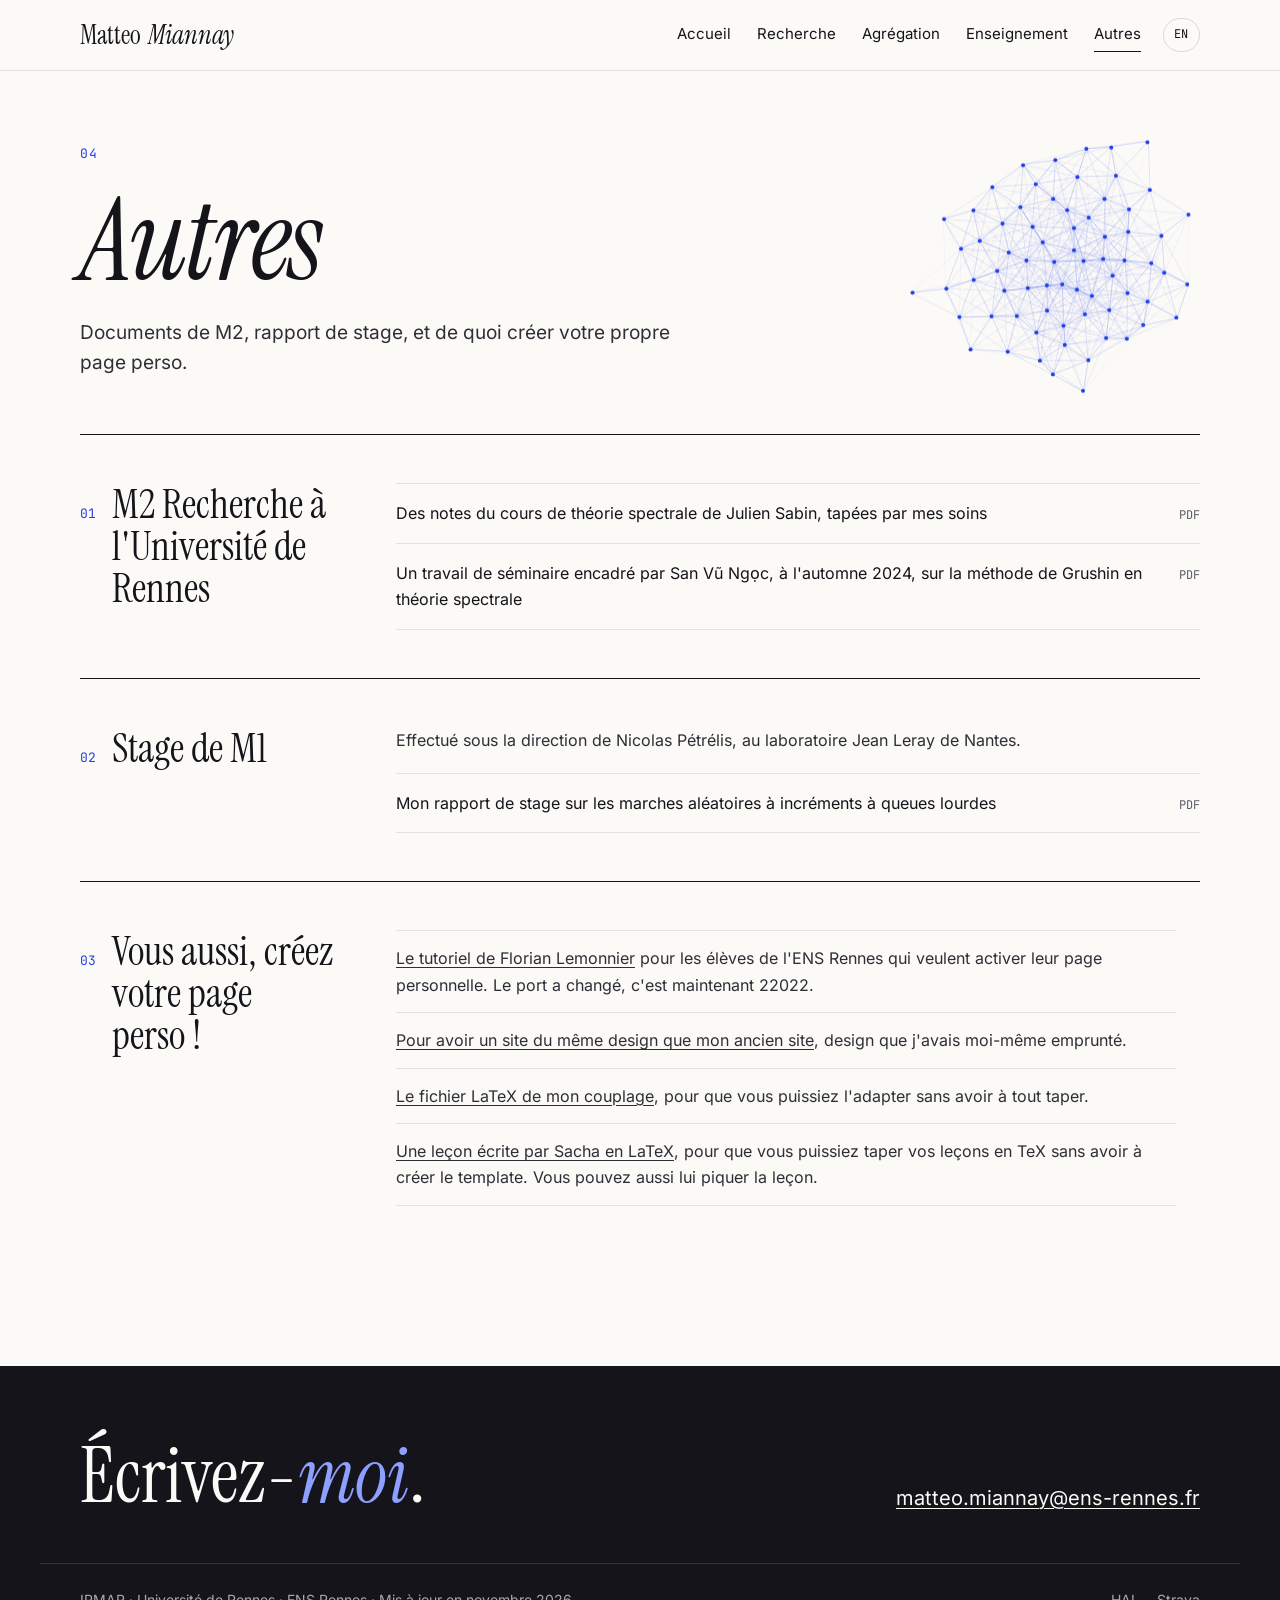
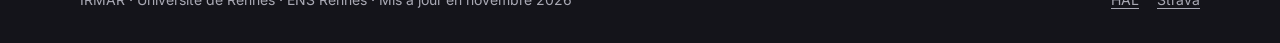
<file: autres.html>
<!DOCTYPE html>
<html lang="fr">
<head>
  <meta charset="utf-8">
  <meta name="viewport" content="width=device-width, initial-scale=1">
  <title>Autres — Matteo Miannay</title>
  <meta name="description" content="Notes de M2, rapport de stage et tutoriels.">
  <meta name="theme-color" content="#FBFAF7">
  <link rel="stylesheet" href="fonts/fonts.css">
  <link rel="stylesheet" href="style.css">
  <link rel="icon" href="favicon.svg" type="image/svg+xml">
  <link rel="canonical" href="https://matteomiannay.github.io/autres.html">
  <meta property="og:type" content="website">
  <meta property="og:title" content="Autres — Matteo Miannay">
  <meta property="og:description" content="Notes de M2, rapport de stage et tutoriels.">
  <meta property="og:url" content="https://matteomiannay.github.io/autres.html">
  <meta property="og:image" content="https://matteomiannay.github.io/og-image.png">
  <meta property="og:image:width" content="1200">
  <meta property="og:image:height" content="630">
  <meta property="og:locale" content="fr_FR">
  <meta name="twitter:card" content="summary_large_image">
</head>
<body>
  <a class="skip" href="#contenu">Aller au contenu</a>
  <header class="site-header">
    <div class="wrap header-inner">
      <a class="brand" href="index.html"><span class="b1">Matteo</span><span class="b2">Miannay</span></a>
      <div class="header-nav">
        <nav class="nav" aria-label="Navigation principale">
        <a href="index.html">Accueil</a>
        <a href="recherche.html">Recherche</a>
        <a href="agregation.html">Agrégation</a>
        <a href="enseignement.html">Enseignement</a>
        <a href="autres.html" aria-current="page">Autres</a>
        </nav>
        <a class="lang" href="en.html" hreflang="en" lang="en" title="Version anglaise">EN</a>
      </div>
    </div>
  </header>

  <main id="contenu">

  <section class="page-hero">
    <canvas class="particles" data-cx="0.78" data-n="70" aria-hidden="true"></canvas>
    <div class="wrap page-hero-inner">
      <p class="eyebrow"><span class="dot"></span>04</p>
      <h1 class="page-title">Autres</h1>
      <p class="lede">Documents de M2, rapport de stage, et de quoi créer votre propre page perso.</p>
    </div>
  </section>

  <div class="wrap content">

    <section class="section ">
      <div class="section-head"><span class="num">01</span><h2>M2 Recherche à l'Université de Rennes</h2></div>
      <div class="section-body">
        <ul class="rows">
          <li><a href="documents/spectral_theory.pdf"><span>Des notes du cours de théorie spectrale de Julien Sabin, tapées par mes soins</span><span class="meta">PDF</span></a></li>
          <li><a href="documents/grushin.pdf"><span>Un travail de séminaire encadré par San Vũ Ngọc, à l'automne 2024, sur la méthode de Grushin en théorie spectrale</span><span class="meta">PDF</span></a></li>
        </ul>
      </div>
    </section>

    <section class="section ">
      <div class="section-head"><span class="num">02</span><h2>Stage de M1</h2></div>
      <div class="section-body">
        <div class="prose"><p>Effectué sous la direction de Nicolas Pétrélis, au laboratoire Jean Leray de Nantes.</p></div>
        <ul class="rows">
          <li><a href="documents/stage.pdf"><span>Mon rapport de stage sur les marches aléatoires à incréments à queues lourdes</span><span class="meta">PDF</span></a></li>
        </ul>
      </div>
    </section>

    <section class="section ">
      <div class="section-head"><span class="num">03</span><h2>Vous aussi, créez votre page perso&nbsp;!</h2></div>
      <div class="section-body">
        <ul class="bullets">
          <li><a href="https://perso.eleves.ens-rennes.fr/people/florian.lemonnier/tutoriel/index.html" target="_blank" rel="noopener noreferrer">Le tutoriel de Florian Lemonnier</a> pour les élèves de l'ENS Rennes qui veulent activer leur page personnelle. Le port a changé, c'est maintenant 22022.</li>
          <li><a href="https://perso.eleves.ens-rennes.fr/people/pierre.le-barbenchon/web.html" target="_blank" rel="noopener noreferrer">Pour avoir un site du même design que mon ancien site</a>, design que j'avais moi-même emprunté.</li>
          <li><a href="documents/couplage.zip">Le fichier LaTeX de mon couplage</a>, pour que vous puissiez l'adapter sans avoir à tout taper.</li>
          <li><a href="documents/leconsacha.zip">Une leçon écrite par Sacha en LaTeX</a>, pour que vous puissiez taper vos leçons en TeX sans avoir à créer le template. Vous pouvez aussi lui piquer la leçon.</li>
        </ul>
      </div>
    </section>
  </div>

  </main>

  <footer class="site-footer">
    <div class="wrap footer-inner">
      <p class="footer-cta">Écrivez-<em>moi</em>.</p>
      <a class="footer-mail" href="mailto:matteo.miannay@ens-rennes.fr">matteo.miannay@ens-rennes.fr</a>
    </div>
    <div class="wrap footer-meta">
      <span>IRMAR &middot; Université de Rennes &middot; ENS Rennes &middot; <span data-updated="fr">Mis à jour en novembre 2026</span></span>
      <span class="footer-links"><a href="https://hal.science/search/index/?q=authFullName_s%3A%22Matteo%20Miannay%22" target="_blank" rel="noopener noreferrer">HAL</a><a href="https://www.strava.com/athletes/94633271" target="_blank" rel="noopener noreferrer">Strava</a></span>
    </div>
  </footer>
  <script src="site.js"></script>
</body>
</html>
</file>
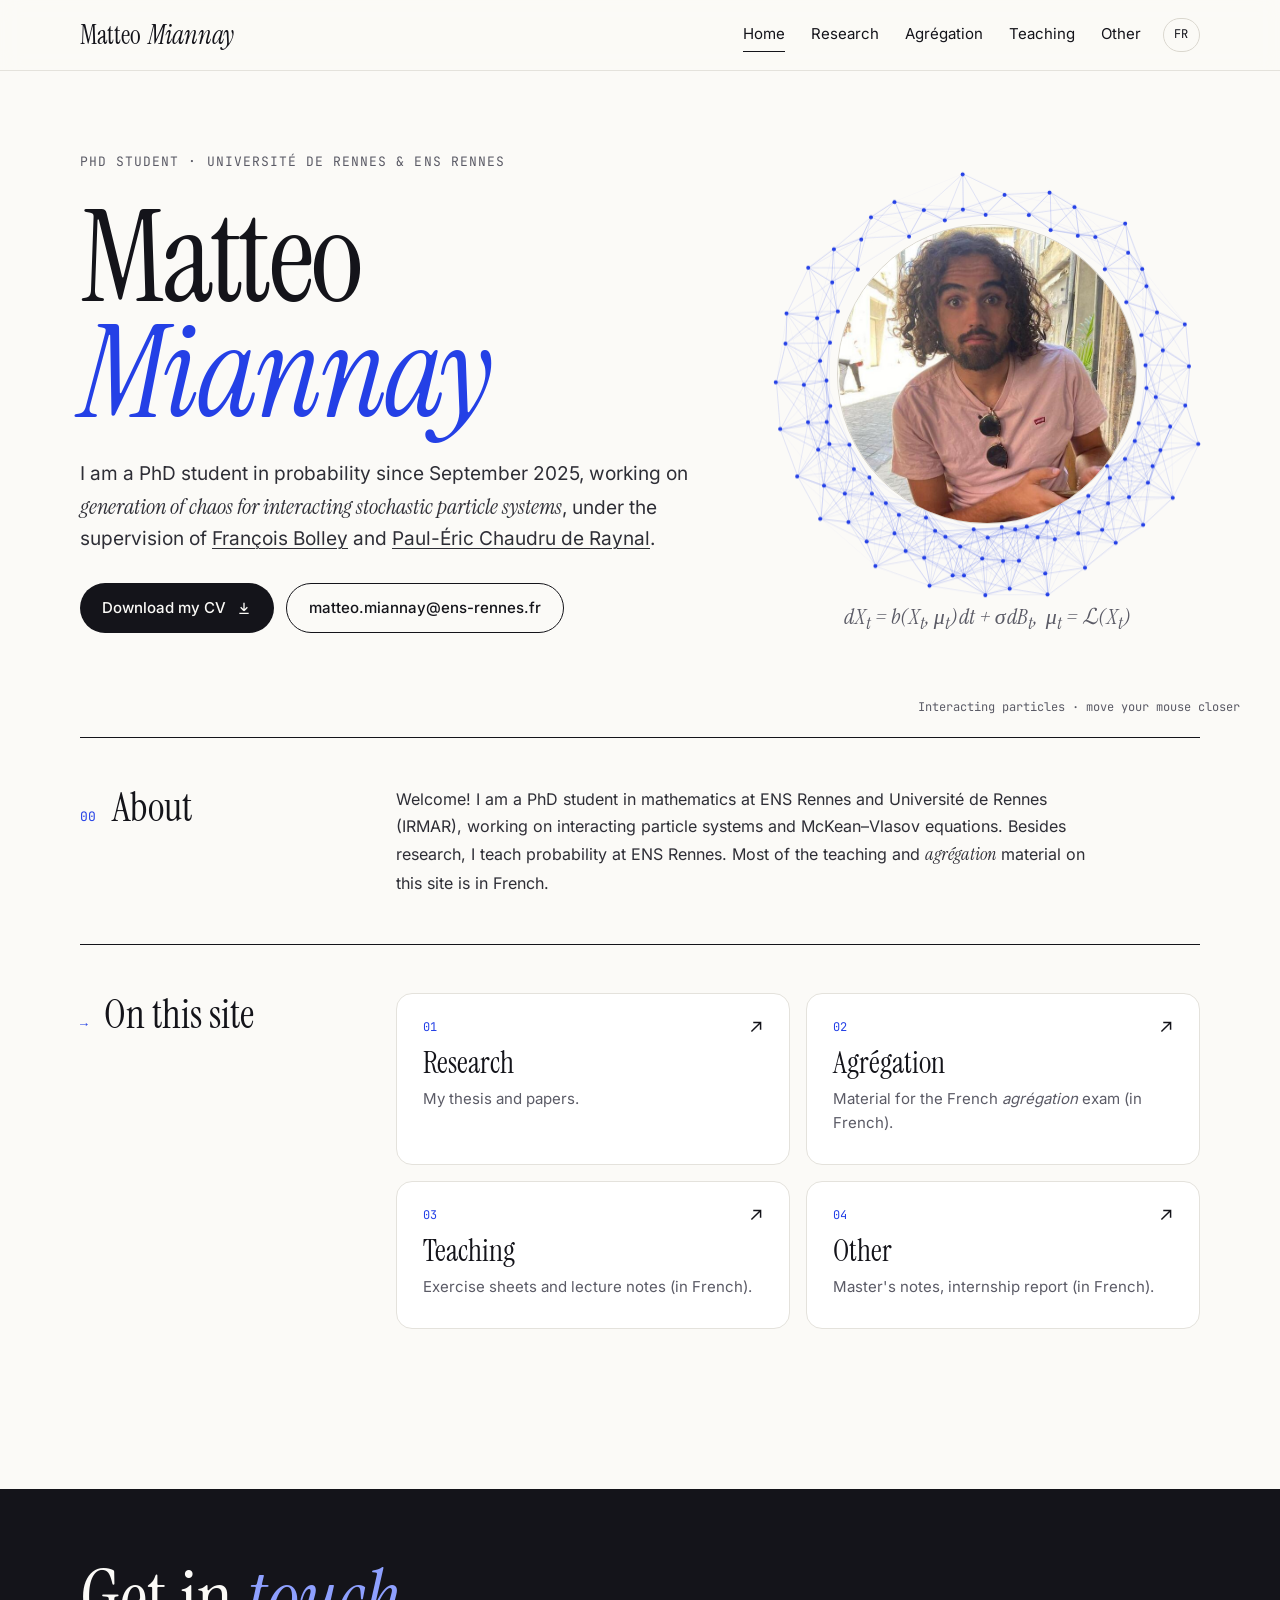
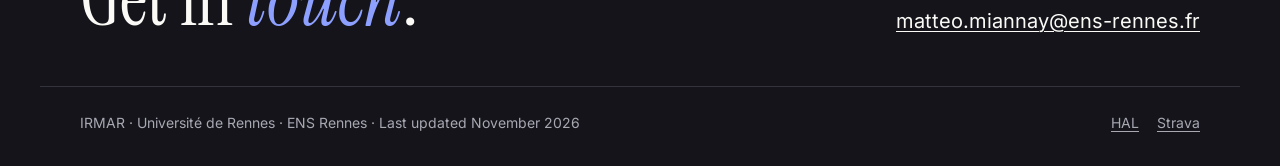
<file: en.html>
<!DOCTYPE html>
<html lang="en">
<head>
  <meta charset="utf-8">
  <meta name="viewport" content="width=device-width, initial-scale=1">
  <title>Matteo Miannay</title>
  <meta name="description" content="Matteo Miannay, PhD student in probability at Université de Rennes and ENS Rennes, France.">
  <meta name="theme-color" content="#FBFAF7">
  <link rel="stylesheet" href="fonts/fonts.css">
  <link rel="stylesheet" href="style.css">
  <link rel="icon" href="favicon.svg" type="image/svg+xml">
  <link rel="canonical" href="https://matteomiannay.github.io/en.html">
  <link rel="alternate" hreflang="en" href="https://matteomiannay.github.io/en.html">
  <link rel="alternate" hreflang="fr" href="https://matteomiannay.github.io/">
  <meta property="og:type" content="website">
  <meta property="og:title" content="Matteo Miannay">
  <meta property="og:description" content="Matteo Miannay, PhD student in probability at Université de Rennes and ENS Rennes, France.">
  <meta property="og:url" content="https://matteomiannay.github.io/en.html">
  <meta property="og:image" content="https://matteomiannay.github.io/og-image.png">
  <meta property="og:image:width" content="1200">
  <meta property="og:image:height" content="630">
  <meta property="og:locale" content="en_GB">
  <meta name="twitter:card" content="summary_large_image">
</head>
<body>
  <a class="skip" href="#contenu">Skip to content</a>
  <header class="site-header">
    <div class="wrap header-inner">
      <a class="brand" href="en.html"><span class="b1">Matteo</span><span class="b2">Miannay</span></a>
      <div class="header-nav">
        <nav class="nav" aria-label="Main navigation">
        <a href="en.html" aria-current="page">Home</a>
        <a href="research.html">Research</a>
        <a href="agregation.html" hreflang="fr">Agrégation</a>
        <a href="enseignement.html" hreflang="fr">Teaching</a>
        <a href="autres.html" hreflang="fr">Other</a>
        </nav>
        <a class="lang" href="index.html" hreflang="fr" lang="fr" title="Version française">FR</a>
      </div>
    </div>
  </header>

  <main id="contenu">

  <section class="hero">
    <canvas class="particles" data-cx="0.72" data-n="140" aria-hidden="true"></canvas>
    <div class="wrap hero-inner">
      <div class="hero-text">
        <p class="eyebrow"><span class="dot"></span>PhD student &middot; Université de Rennes &amp; ENS Rennes</p>
        <h1 class="hero-title">Matteo <span>Miannay</span></h1>
        <p class="lede">I am a PhD student in probability since September 2025, working on <em>generation of chaos for interacting stochastic particle systems</em>, under the supervision of <a href="https://w3.ens-rennes.fr/math/people/francois.bolley/">François Bolley</a> and <a href="https://www.math.sciences.univ-nantes.fr/deraynal">Paul-Éric Chaudru de Raynal</a>.</p>
        <div class="actions">
          <a class="btn btn-primary" href="documents/CV.pdf">Download my CV
            <svg width="16" height="16" viewBox="0 0 24 24" fill="none" stroke="currentColor" stroke-width="2" aria-hidden="true"><path d="M12 4v12m0 0l-5-5m5 5l5-5M5 20h14"/></svg></a>
          <a class="btn btn-ghost" href="mailto:matteo.miannay@ens-rennes.fr">matteo.miannay@ens-rennes.fr</a>
        </div>
      </div>
      <div class="hero-aside">
        <a class="portrait" href="https://www.strava.com/athletes/94633271" title="My Strava profile" data-initials="MM"><img src="photo.jpg" alt="Photo of Matteo Miannay" width="300" height="300"></a>
        <p class="formula">dX<sub>t</sub> = b(X<sub>t</sub>, &mu;<sub>t</sub>)&#8202;dt + &sigma;&#8202;dB<sub>t</sub>, &nbsp;&mu;<sub>t</sub> = &#8466;(X<sub>t</sub>)</p>
      </div>
    </div>
    <p class="hero-hint">Interacting particles &middot; move your mouse closer</p>
  </section>

  <div class="wrap content">

    <section class="section ">
      <div class="section-head"><span class="num">00</span><h2>About</h2></div>
      <div class="section-body">
        <div class="prose">
          <p>Welcome! I am a PhD student in mathematics at ENS Rennes and Université de Rennes (IRMAR), working on interacting particle systems and McKean&ndash;Vlasov equations. Besides research, I teach probability at ENS Rennes. Most of the teaching and <em>agrégation</em> material on this site is in French.</p>
        </div>
      </div>
    </section>

    <section class="section">
      <div class="section-head"><span class="num">&rarr;</span><h2>On this site</h2></div>
      <div class="section-body">
        <div class="cards-grid">
          <a class="rubrique" href="research.html"><span class="num">01</span><h3>Research</h3><p>My thesis and papers.</p><svg class="arrow" width="22" height="22" viewBox="0 0 24 24" fill="none" stroke="currentColor" stroke-width="1.6" aria-hidden="true"><path d="M7 17L17 7M9 7h8v8"/></svg></a>
          <a class="rubrique" href="agregation.html" hreflang="fr"><span class="num">02</span><h3>Agrégation</h3><p>Material for the French <em>agrégation</em> exam (in French).</p><svg class="arrow" width="22" height="22" viewBox="0 0 24 24" fill="none" stroke="currentColor" stroke-width="1.6" aria-hidden="true"><path d="M7 17L17 7M9 7h8v8"/></svg></a>
          <a class="rubrique" href="enseignement.html" hreflang="fr"><span class="num">03</span><h3>Teaching</h3><p>Exercise sheets and lecture notes (in French).</p><svg class="arrow" width="22" height="22" viewBox="0 0 24 24" fill="none" stroke="currentColor" stroke-width="1.6" aria-hidden="true"><path d="M7 17L17 7M9 7h8v8"/></svg></a>
          <a class="rubrique" href="autres.html" hreflang="fr"><span class="num">04</span><h3>Other</h3><p>Master's notes, internship report (in French).</p><svg class="arrow" width="22" height="22" viewBox="0 0 24 24" fill="none" stroke="currentColor" stroke-width="1.6" aria-hidden="true"><path d="M7 17L17 7M9 7h8v8"/></svg></a>
        </div>
      </div>
    </section>
  </div>

  </main>

  <footer class="site-footer">
    <div class="wrap footer-inner">
      <p class="footer-cta">Get in <em>touch</em>.</p>
      <a class="footer-mail" href="mailto:matteo.miannay@ens-rennes.fr">matteo.miannay@ens-rennes.fr</a>
    </div>
    <div class="wrap footer-meta">
      <span>IRMAR &middot; Université de Rennes &middot; ENS Rennes &middot; <span data-updated="en">Last updated November 2026</span></span>
      <span class="footer-links"><a href="https://hal.science/search/index/?q=authFullName_s%3A%22Matteo%20Miannay%22" target="_blank" rel="noopener noreferrer">HAL</a><a href="https://www.strava.com/athletes/94633271" target="_blank" rel="noopener noreferrer">Strava</a></span>
    </div>
  </footer>
  <script src="site.js"></script>
</body>
</html>
</file>
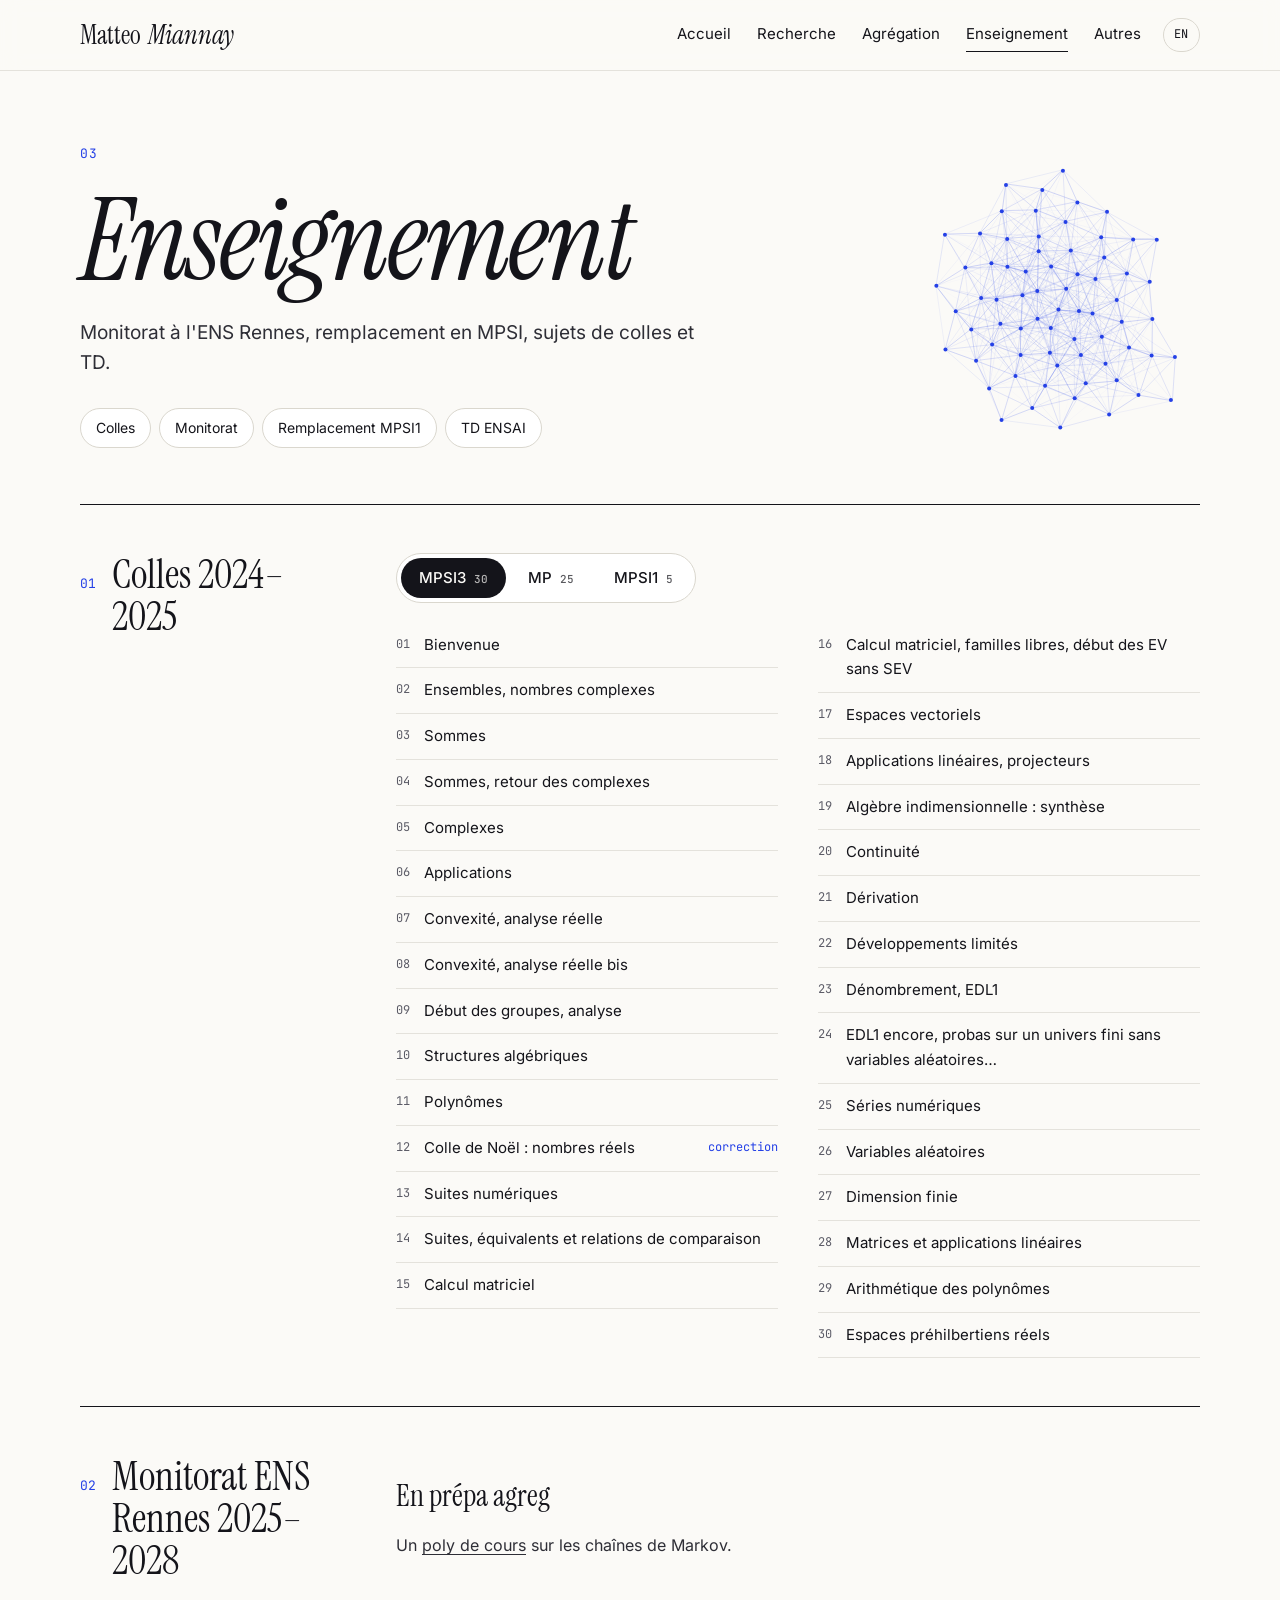
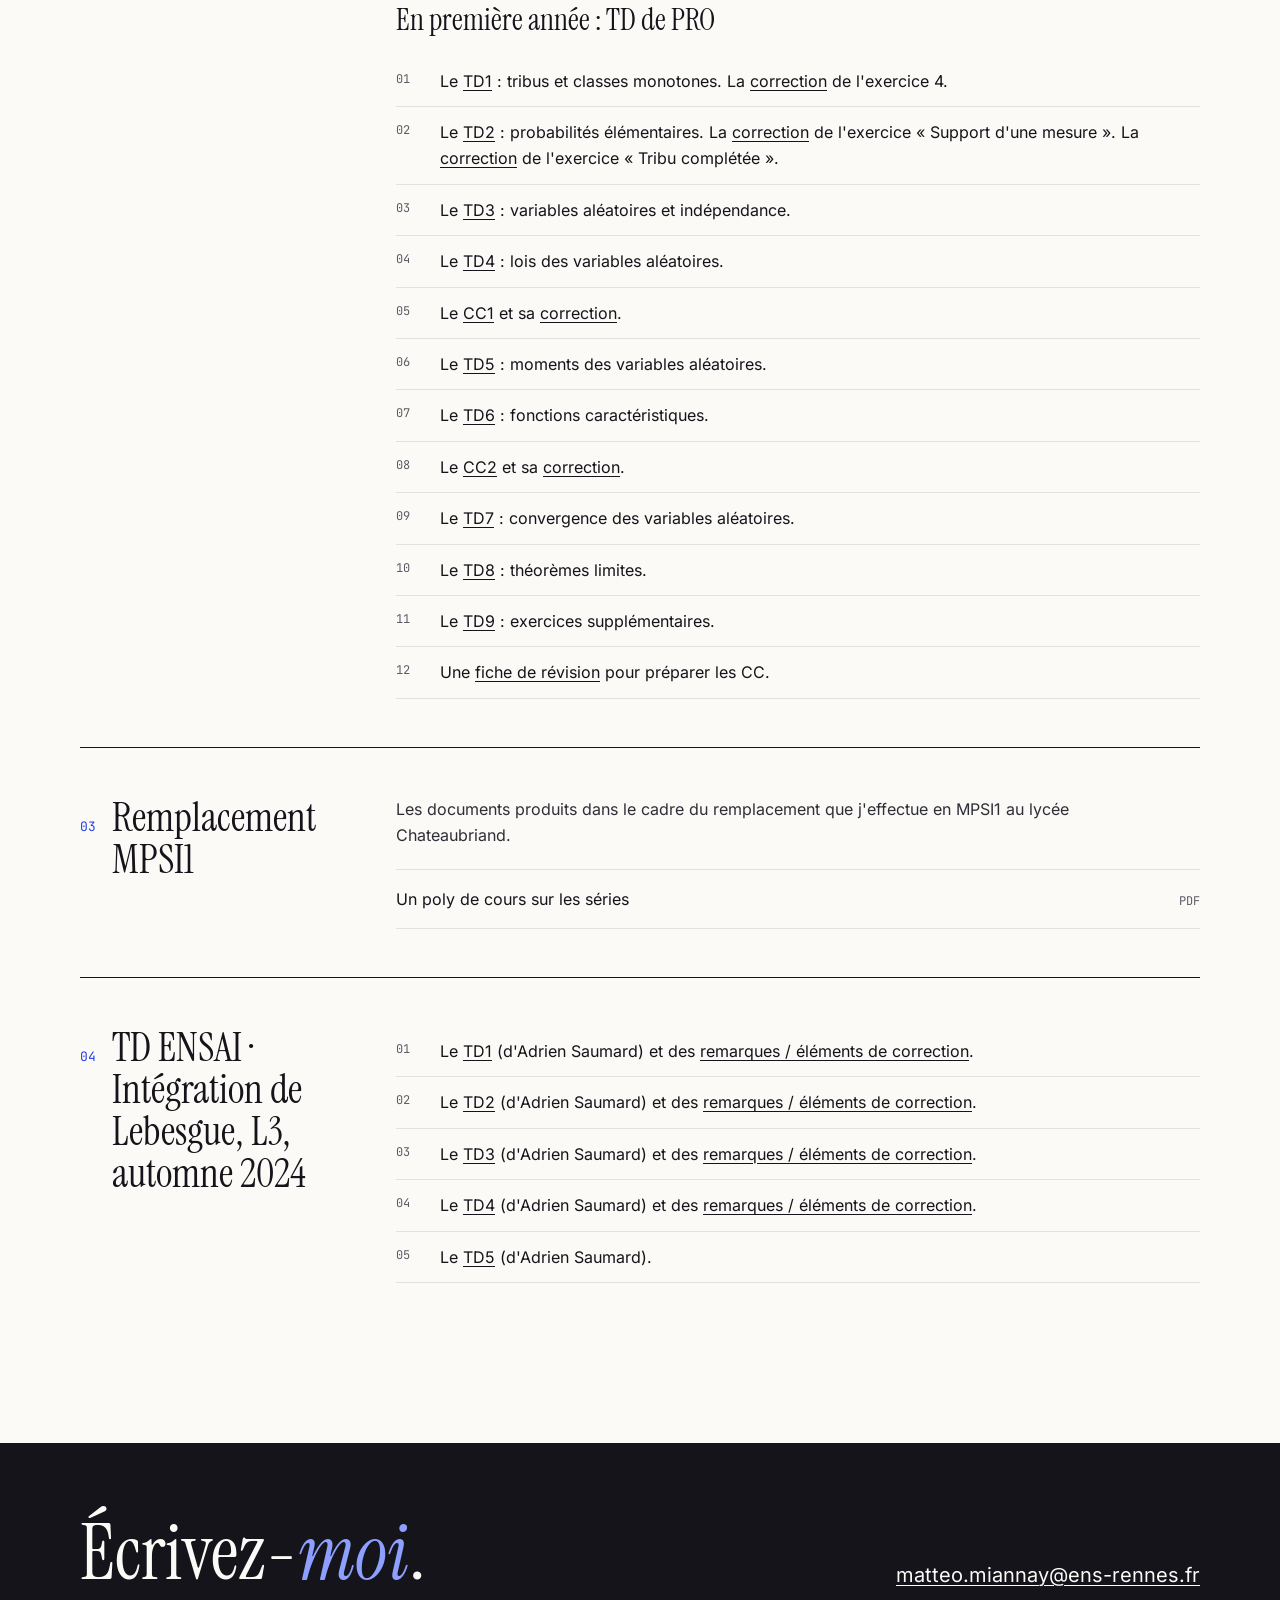
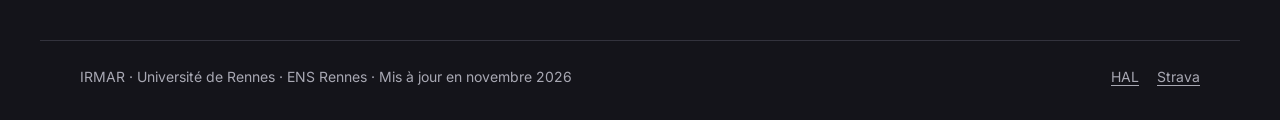
<file: enseignement.html>
<!DOCTYPE html>
<html lang="fr">
<head>
  <meta charset="utf-8">
  <meta name="viewport" content="width=device-width, initial-scale=1">
  <title>Enseignement — Matteo Miannay</title>
  <meta name="description" content="Monitorat, TD et sujets de colles de Matteo Miannay.">
  <meta name="theme-color" content="#FBFAF7">
  <link rel="stylesheet" href="fonts/fonts.css">
  <link rel="stylesheet" href="style.css">
  <link rel="icon" href="favicon.svg" type="image/svg+xml">
  <link rel="canonical" href="https://matteomiannay.github.io/enseignement.html">
  <meta property="og:type" content="website">
  <meta property="og:title" content="Enseignement — Matteo Miannay">
  <meta property="og:description" content="Monitorat, TD et sujets de colles de Matteo Miannay.">
  <meta property="og:url" content="https://matteomiannay.github.io/enseignement.html">
  <meta property="og:image" content="https://matteomiannay.github.io/og-image.png">
  <meta property="og:image:width" content="1200">
  <meta property="og:image:height" content="630">
  <meta property="og:locale" content="fr_FR">
  <meta name="twitter:card" content="summary_large_image">
</head>
<body>
  <a class="skip" href="#contenu">Aller au contenu</a>
  <header class="site-header">
    <div class="wrap header-inner">
      <a class="brand" href="index.html"><span class="b1">Matteo</span><span class="b2">Miannay</span></a>
      <div class="header-nav">
        <nav class="nav" aria-label="Navigation principale">
        <a href="index.html">Accueil</a>
        <a href="recherche.html">Recherche</a>
        <a href="agregation.html">Agrégation</a>
        <a href="enseignement.html" aria-current="page">Enseignement</a>
        <a href="autres.html">Autres</a>
        </nav>
        <a class="lang" href="en.html" hreflang="en" lang="en" title="Version anglaise">EN</a>
      </div>
    </div>
  </header>

  <main id="contenu">

  <section class="page-hero">
    <canvas class="particles" data-cx="0.78" data-n="70" aria-hidden="true"></canvas>
    <div class="wrap page-hero-inner">
      <p class="eyebrow"><span class="dot"></span>03</p>
      <h1 class="page-title">Enseignement</h1>
      <p class="lede">Monitorat à l'ENS Rennes, remplacement en MPSI, sujets de colles et TD.</p>
        <nav class="toc" aria-label="Sur cette page"><a class="chip" href="#colles">Colles</a><a class="chip" href="#monitorat">Monitorat</a><a class="chip" href="#mpsi1">Remplacement MPSI1</a><a class="chip" href="#ensai">TD ENSAI</a></nav>
    </div>
  </section>

  <div class="wrap content">

    <section class="section " id="colles">
      <div class="section-head"><span class="num">01</span><h2>Colles 2024&ndash;2025</h2></div>
      <div class="section-body">
        <div class="colles" data-colles>
          <noscript><p>Activez JavaScript pour afficher la liste des sujets.</p></noscript>
        </div>
      </div>
    </section>

    <section class="section " id="monitorat">
      <div class="section-head"><span class="num">02</span><h2>Monitorat ENS Rennes 2025&ndash;2028</h2></div>
      <div class="section-body">
        <h3>En prépa agreg</h3>
        <div class="prose"><p>Un <a href="polymarkov.pdf">poly de cours</a> sur les chaînes de Markov.</p></div>
        <h3>En première année&nbsp;: TD de PRO</h3>
        <ul class="steps">
          <li>Le <a href="TDPRO/TD1_Tribus.pdf">TD1</a>&nbsp;: tribus et classes monotones. La <a href="TDPRO/TD1E4_cor.pdf">correction</a> de l'exercice 4.</li>
          <li>Le <a href="TDPRO/TD2_Probas_elementaires.pdf">TD2</a>&nbsp;: probabilités élémentaires. La <a href="TDPRO/correction-td2-support-d-une-mesure.pdf">correction</a> de l'exercice «&nbsp;Support d'une mesure&nbsp;». La <a href="TDPRO/Correction_TD2_tribu_completee.pdf">correction</a> de l'exercice «&nbsp;Tribu complétée&nbsp;».</li>
          <li>Le <a href="TDPRO/td3-va-independance.pdf">TD3</a>&nbsp;: variables aléatoires et indépendance.</li>
          <li>Le <a href="TDPRO/TD4_lois.pdf">TD4</a>&nbsp;: lois des variables aléatoires.</li>
          <li>Le <a href="TDPRO/CC12026.pdf">CC1</a> et sa <a href="TDPRO/CC12026COR.pdf">correction</a>.</li>
          <li>Le <a href="TDPRO/TD5_moments.pdf">TD5</a>&nbsp;: moments des variables aléatoires.</li>
          <li>Le <a href="TDPRO/td6-fonctions-caracteristiques.pdf">TD6</a>&nbsp;: fonctions caractéristiques.</li>
          <li>Le <a href="TDPRO/CC22026.pdf">CC2</a> et sa <a href="TDPRO/CC22026COR.pdf">correction</a>.</li>
          <li>Le <a href="TDPRO/TD7_Convergence_des_VA.pdf">TD7</a>&nbsp;: convergence des variables aléatoires.</li>
          <li>Le <a href="TDPRO/TD8_Theoremes_limites.pdf">TD8</a>&nbsp;: théorèmes limites.</li>
          <li>Le <a href="TDPRO/TD9_Bonus.pdf">TD9</a>&nbsp;: exercices supplémentaires.</li>
          <li>Une <a href="TDPRO/Revisions_proba.pdf">fiche de révision</a> pour préparer les CC.</li>
        </ul>
      </div>
    </section>

    <section class="section " id="mpsi1">
      <div class="section-head"><span class="num">03</span><h2>Remplacement MPSI1</h2></div>
      <div class="section-body">
        <div class="prose"><p>Les documents produits dans le cadre du remplacement que j'effectue en MPSI1 au lycée Chateaubriand.</p></div>
        <ul class="rows">
          <li><a href="polyseriesmpsi.pdf"><span>Un poly de cours sur les séries</span><span class="meta">PDF</span></a></li>
        </ul>
      </div>
    </section>

    <section class="section " id="ensai">
      <div class="section-head"><span class="num">04</span><h2>TD ENSAI &middot; Intégration de Lebesgue, L3, automne 2024</h2></div>
      <div class="section-body">
        <ul class="steps">
          <li>Le <a href="ensai/integration/td1.pdf">TD1</a> (d'Adrien Saumard) et des <a href="ensai/integration/td1rem.pdf">remarques / éléments de correction</a>.</li>
          <li>Le <a href="ensai/integration/td2.pdf">TD2</a> (d'Adrien Saumard) et des <a href="ensai/integration/td2rem.pdf">remarques / éléments de correction</a>.</li>
          <li>Le <a href="ensai/integration/td3.pdf">TD3</a> (d'Adrien Saumard) et des <a href="ensai/integration/td3rem.pdf">remarques / éléments de correction</a>.</li>
          <li>Le <a href="ensai/integration/td4.pdf">TD4</a> (d'Adrien Saumard) et des <a href="ensai/integration/td4rem.pdf">remarques / éléments de correction</a>.</li>
          <li>Le <a href="ensai/integration/td5.pdf">TD5</a> (d'Adrien Saumard).</li>
        </ul>
      </div>
    </section>
  </div>

  <script>
    window.COLLES = {
      "MPSI3": [
        { file: "mpsi/colle-1-mpsi3-bienvenue.pdf", name: "Bienvenue" },
        { file: "mpsi/colle-2-mpsi3-ensembles-nombres-complexes.pdf", name: "Ensembles, nombres complexes" },
        { file: "mpsi/colle-3-mpsi3-sommes.pdf", name: "Sommes" },
        { file: "mpsi/colle-4-mpsi3-sommes-retour-des-complexes.pdf", name: "Sommes, retour des complexes" },
        { file: "mpsi/colle-5-mpsi3-complexes.pdf", name: "Complexes" },
        { file: "mpsi/colle-6-mpsi3-applications.pdf", name: "Applications" },
        { file: "mpsi/colle-7-mpsi3-convexite-analyse-reelle.pdf", name: "Convexité, analyse réelle" },
        { file: "mpsi/colle-8-mpsi3-convexite-analyse-reelle-bis.pdf", name: "Convexité, analyse réelle bis" },
        { file: "mpsi/colle-9-mpsi3-debut-des-groupes-analyse.pdf", name: "Début des groupes, analyse" },
        { file: "mpsi/colle-10-mpsi3-structures-algebriques.pdf", name: "Structures algébriques" },
        { file: "mpsi/colle-11-mpsi3-polynomes.pdf", name: "Polynômes" },
        { file: "mpsi/colle-12-mpsi3-colle-de-noel-nombres-reels.pdf", name: "Colle de Noël : nombres réels", cor: "mpsi/colle-12-mpsi3-elements-de-correction.pdf" },
        { file: "mpsi/colle-13-mpsi3-suites-numeriques.pdf", name: "Suites numériques" },
        { file: "mpsi/colle-14-mpsi3-suites-equivalents-et-relations-de-comparaisons.pdf", name: "Suites, équivalents et relations de comparaison" },
        { file: "mpsi/colle-15-mpsi3-calcul-matriciel.pdf", name: "Calcul matriciel" },
        { file: "mpsi/colle-16-mpsi3-calcul-matriciel-familles-libres-debut-des-ev-sans-sev.pdf", name: "Calcul matriciel, familles libres, début des EV sans SEV" },
        { file: "mpsi/colle-17-mpsi3-espaces-vectoriels.pdf", name: "Espaces vectoriels" },
        { file: "mpsi/colle-18-mpsi3-applications-lineaires-projecteurs.pdf", name: "Applications linéaires, projecteurs" },
        { file: "mpsi/colle-19-mpsi3-algebre-indimensionnelle-synthese.pdf", name: "Algèbre indimensionnelle : synthèse" },
        { file: "mpsi/colle-20-mpsi3-continuite.pdf", name: "Continuité" },
        { file: "mpsi/colle-21-mpsi3-derivation.pdf", name: "Dérivation" },
        { file: "mpsi/colle-22-mpsi3-developpements-limites.pdf", name: "Développements limités" },
        { file: "mpsi/colle-23-mpsi3-denombrement-edl1.pdf", name: "Dénombrement, EDL1" },
        { file: "mpsi/colle-24-mpsi3-edl1-probas.pdf", name: "EDL1 encore, probas sur un univers fini sans variables aléatoires…" },
        { file: "mpsi/colle-25-mpsi3-series.pdf", name: "Séries numériques" },
        { file: "mpsi/colle-26-mpsi3-variables-aleatoires.pdf", name: "Variables aléatoires" },
        { file: "mpsi/colle-27-mpsi3-dimension-finie.pdf", name: "Dimension finie" },
        { file: "mpsi/colle-28-mpsi3-matrices-et-applications-lineaires.pdf", name: "Matrices et applications linéaires" },
        { file: "mpsi/colle-29-mpsi3-arithmetique-des-polynomes.pdf", name: "Arithmétique des polynômes" },
        { file: "mpsi/colle-30-mpsi3-espaces-prehilbertiens-reels.pdf", name: "Espaces préhilbertiens réels" }
      ],
      "MP": [
        { file: "mp/Colle1-MP-Series-numeriques.pdf", name: "Séries numériques" },
        { file: "mp/Colle2-MP-Algebre-lineaire.pdf", name: "Algèbre linéaire de sup, valeurs propres, vecteurs propres" },
        { file: "mp/Colle3-MP-Integrales-generalisees.pdf", name: "Intégrales généralisées (sans paramètres)" },
        { file: "mp/Colle3-Bis-MP-Integrales-generalisees.pdf", name: "Intégrales généralisées (sans paramètres), bis" },
        { file: "mp/Colle4-MP-Integrales-parametres.pdf", name: "Intégrales à paramètres. Dose homéopathique de réduction" },
        { file: "mp/Colle5-MP-Reduction-sans-polynome-minimal.pdf", name: "Réduction sans polynôme minimal" },
        { file: "mp/Colle5-Bis-MP-Reduction-sans-polynome-minimal.pdf", name: "Réduction sans polynôme minimal, bis" },
        { file: "mp/Colle6-MP-Suites-fonctions.pdf", name: "Suites de fonctions" },
        { file: "mp/Colle7-MP-Suites-series-fonctions.pdf", name: "Suites et séries de fonctions" },
        { file: "mp/Colle7-Bis-MP-Familles-sommables.pdf", name: "Familles sommables" },
        { file: "mp/Colle8-MP-Probabilites-desesperees.pdf", name: "Probabilités désespérées" },
        { file: "mp/Colle9-MP-Polynomes-endomorphismes.pdf", name: "Polynômes d'endomorphismes" },
        { file: "mp/Colle10-MP-Reduction-suite-fin.pdf", name: "Réduction, suite et fin" },
        { file: "mp/Colle11-MP-Topologie-normes.pdf", name: "Début de la topologie" },
        { file: "mp/Colle12-MP-Applications-lineaires-continues-debut-series-entieres.pdf", name: "Applications linéaires continues, début des séries entières" },
        { file: "mp/Colle13-MP-Series-entieres.pdf", name: "Séries entières" },
        { file: "mp/Colle14-MP-Espaces-prehilbertiens-sans-endo-symetriques.pdf", name: "Espaces préhilbertiens (sans endomorphismes symétriques)" },
        { file: "mp/Colle15-MP-Espaces-prehilbertiens-isometries.pdf", name: "Espaces préhilbertiens, sans endomorphismes symétriques, mais avec des isométries" },
        { file: "mp/Colle16-MP-Probabilites-suite-fin.pdf", name: "Probabilités, suite et fin" },
        { file: "mp/Colle17-MP-Topologie-ouverts-fermes.pdf", name: "Retour de la topologie : ouverts, fermés" },
        { file: "mp/Colle18-MP-Topologie-compacite-connexite.pdf", name: "Fin de la topologie : compacité et connexité par arcs" },
        { file: "mp/colle-19-mp-endomorphismes-auto-adjoints.pdf", name: "Endomorphismes auto-adjoints" },
        { file: "mp/colle-20-mp-equations-differentielles-lineaires-exponentielle-de-matrices.pdf", name: "Équations différentielles linéaires, exponentielle de matrices" },
        { file: "mp/colle-21-mp-integrales-a-parametres.pdf", name: "Intégrales à paramètres" },
        { file: "mp/colle-22-23-calcul-differentiel.pdf", name: "Calcul différentiel" }
      ],
      "MPSI1": [
        { file: "mpsi1/colle-18-mpsi1-polynomes.pdf", name: "Polynômes" },
        { file: "mpsi1/colle-19-mpsi1-fractions-rationnelles-et-polynomes.pdf", name: "Fractions rationnelles et polynômes" },
        { file: "mpsi1/colle-20-mpsi1-developpements-limites.pdf", name: "Développements limités" },
        { file: "mpsi1/colle-21-espaces-vectoriels-sans-dimension.pdf", name: "Espaces vectoriels sans dimension" },
        { file: "mpsi1/colle-22-integrale-de-riemann.pdf", name: "Intégrale de Riemann" }
      ]
    };
  </script>

  </main>

  <footer class="site-footer">
    <div class="wrap footer-inner">
      <p class="footer-cta">Écrivez-<em>moi</em>.</p>
      <a class="footer-mail" href="mailto:matteo.miannay@ens-rennes.fr">matteo.miannay@ens-rennes.fr</a>
    </div>
    <div class="wrap footer-meta">
      <span>IRMAR &middot; Université de Rennes &middot; ENS Rennes &middot; <span data-updated="fr">Mis à jour en novembre 2026</span></span>
      <span class="footer-links"><a href="https://hal.science/search/index/?q=authFullName_s%3A%22Matteo%20Miannay%22" target="_blank" rel="noopener noreferrer">HAL</a><a href="https://www.strava.com/athletes/94633271" target="_blank" rel="noopener noreferrer">Strava</a></span>
    </div>
  </footer>
  <script src="site.js"></script>
</body>
</html>
</file>
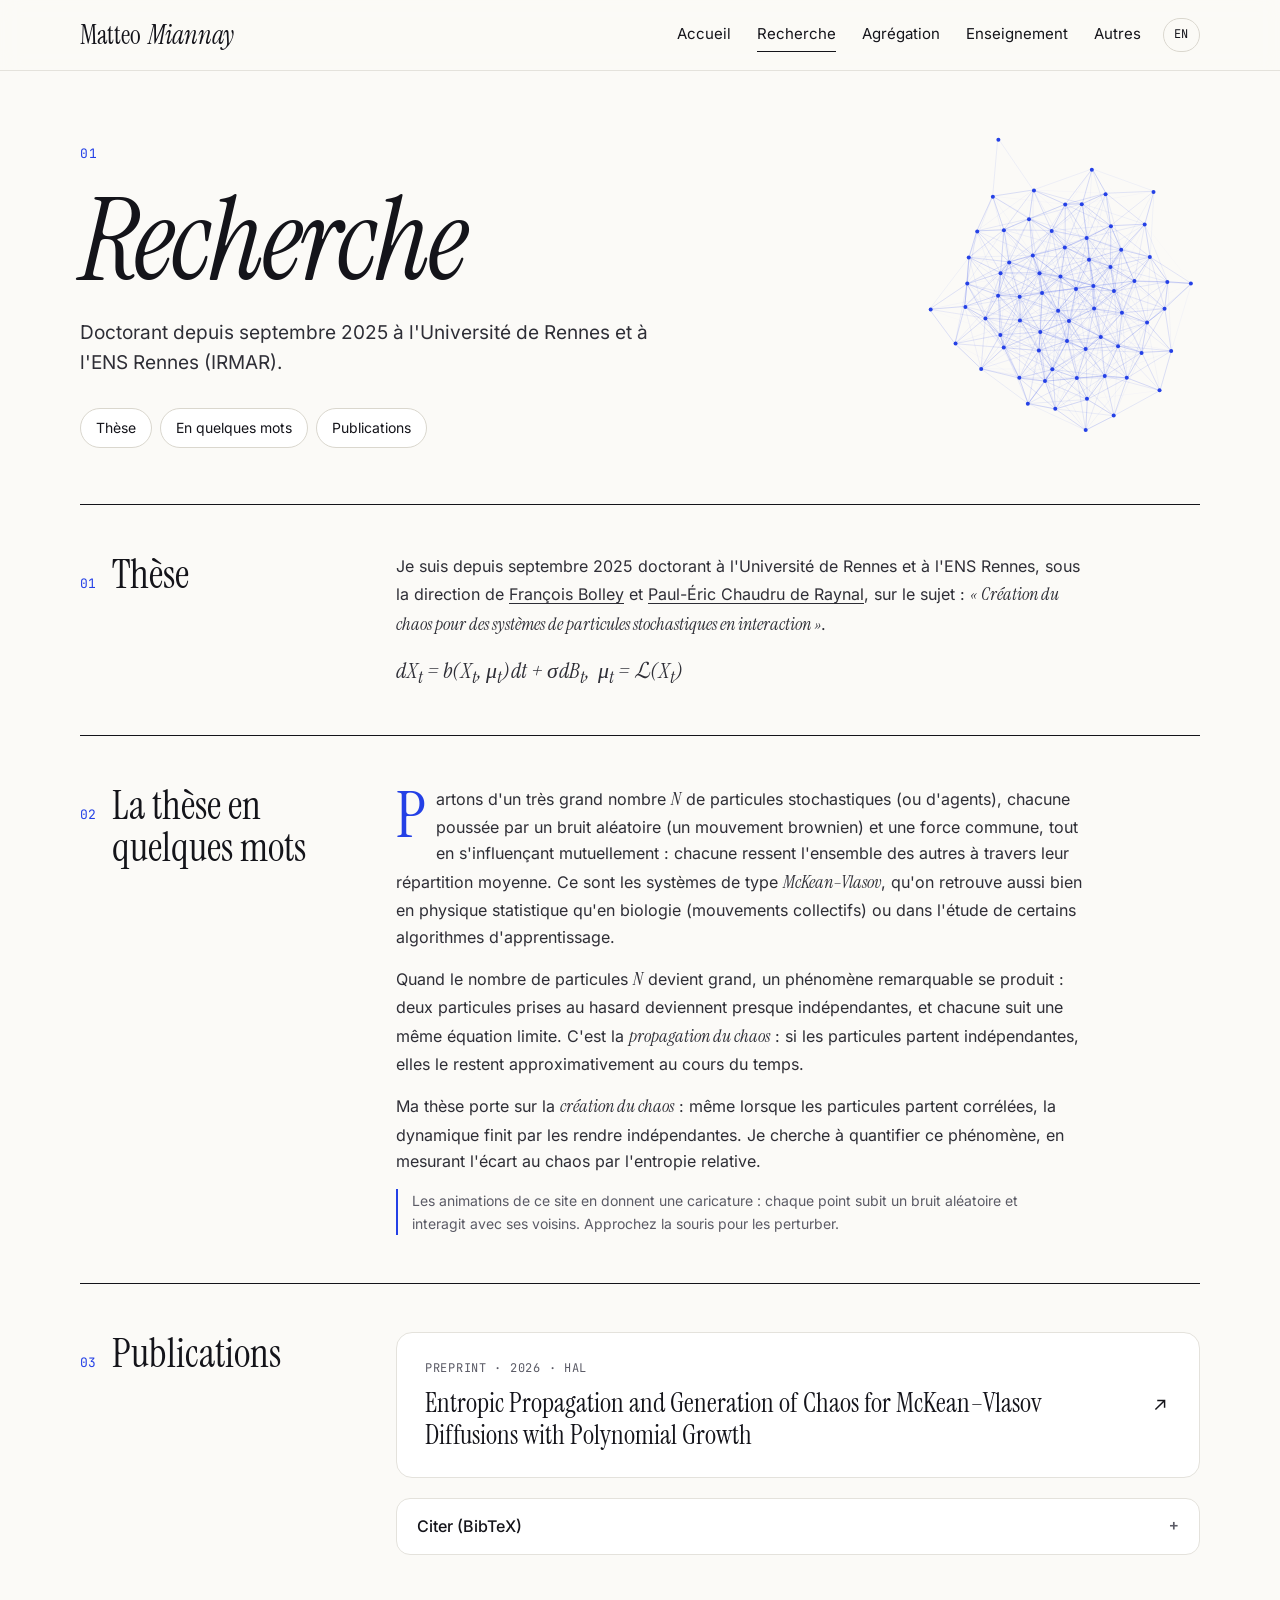
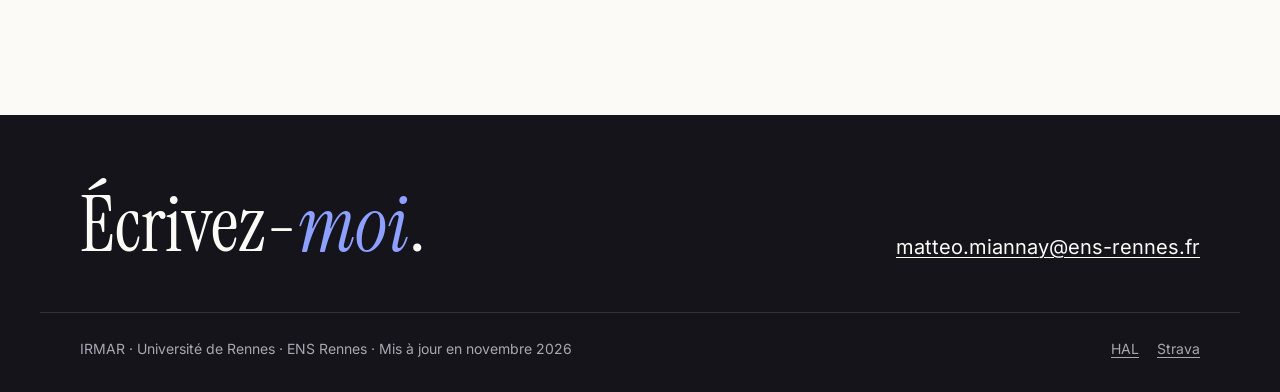
<file: recherche.html>
<!DOCTYPE html>
<html lang="fr">
<head>
  <meta charset="utf-8">
  <meta name="viewport" content="width=device-width, initial-scale=1">
  <title>Recherche — Matteo Miannay</title>
  <meta name="description" content="Thèse et publications de Matteo Miannay : création du chaos pour des systèmes de particules en interaction.">
  <meta name="theme-color" content="#FBFAF7">
  <link rel="stylesheet" href="fonts/fonts.css">
  <link rel="stylesheet" href="style.css">
  <link rel="icon" href="favicon.svg" type="image/svg+xml">
  <link rel="canonical" href="https://matteomiannay.github.io/recherche.html">
  <link rel="alternate" hreflang="fr" href="https://matteomiannay.github.io/recherche.html">
  <link rel="alternate" hreflang="en" href="https://matteomiannay.github.io/research.html">
  <meta property="og:type" content="website">
  <meta property="og:title" content="Recherche — Matteo Miannay">
  <meta property="og:description" content="Thèse et publications de Matteo Miannay : création du chaos pour des systèmes de particules en interaction.">
  <meta property="og:url" content="https://matteomiannay.github.io/recherche.html">
  <meta property="og:image" content="https://matteomiannay.github.io/og-image.png">
  <meta property="og:image:width" content="1200">
  <meta property="og:image:height" content="630">
  <meta property="og:locale" content="fr_FR">
  <meta name="twitter:card" content="summary_large_image">
</head>
<body>
  <a class="skip" href="#contenu">Aller au contenu</a>
  <header class="site-header">
    <div class="wrap header-inner">
      <a class="brand" href="index.html"><span class="b1">Matteo</span><span class="b2">Miannay</span></a>
      <div class="header-nav">
        <nav class="nav" aria-label="Navigation principale">
        <a href="index.html">Accueil</a>
        <a href="recherche.html" aria-current="page">Recherche</a>
        <a href="agregation.html">Agrégation</a>
        <a href="enseignement.html">Enseignement</a>
        <a href="autres.html">Autres</a>
        </nav>
        <a class="lang" href="research.html" hreflang="en" lang="en" title="Version anglaise">EN</a>
      </div>
    </div>
  </header>

  <main id="contenu">

  <section class="page-hero">
    <canvas class="particles" data-cx="0.78" data-n="70" aria-hidden="true"></canvas>
    <div class="wrap page-hero-inner">
      <p class="eyebrow"><span class="dot"></span>01</p>
      <h1 class="page-title">Recherche</h1>
      <p class="lede">Doctorant depuis septembre 2025 à l'Université de Rennes et à l'ENS Rennes (IRMAR).</p>
        <nav class="toc" aria-label="Sur cette page"><a class="chip" href="#these">Thèse</a><a class="chip" href="#en-bref">En quelques mots</a><a class="chip" href="#publications">Publications</a><!--<a class="chip" href="#profils">Profils</a>--></nav>
    </div>
  </section>

  <div class="wrap content">

    <section class="section " id="these">
      <div class="section-head"><span class="num">01</span><h2>Thèse</h2></div>
      <div class="section-body">
        <div class="prose">
          <p>Je suis depuis septembre 2025 doctorant à l'Université de Rennes et à l'ENS Rennes, sous la direction de <a href="https://w3.ens-rennes.fr/math/people/francois.bolley/">François Bolley</a> et <a href="https://www.math.sciences.univ-nantes.fr/deraynal">Paul-Éric Chaudru de Raynal</a>, sur le sujet&nbsp;: <em>«&nbsp;Création du chaos pour des systèmes de particules stochastiques en interaction&nbsp;»</em>.</p>
          <p class="formula">dX<sub>t</sub> = b(X<sub>t</sub>, &mu;<sub>t</sub>)&#8202;dt + &sigma;&#8202;dB<sub>t</sub>, &nbsp;&mu;<sub>t</sub> = &#8466;(X<sub>t</sub>)</p>
        </div>
      </div>
    </section>

    <section class="section " id="en-bref">
      <div class="section-head"><span class="num">02</span><h2>La thèse en quelques mots</h2></div>
      <div class="section-body">
        <div class="prose explain">
          <p>Partons d'un très grand nombre <em>N</em> de particules stochastiques (ou d'agents), chacune poussée par un bruit aléatoire (un mouvement brownien) et une force commune, tout en s'influençant mutuellement&nbsp;: chacune ressent l'ensemble des autres à travers leur répartition moyenne. Ce sont les systèmes de type <em>McKean&ndash;Vlasov</em>, qu'on retrouve aussi bien en physique statistique qu'en biologie (mouvements collectifs) ou dans l'étude de certains algorithmes d'apprentissage.</p>
          <p>Quand le nombre de particules <em>N</em> devient grand, un phénomène remarquable se produit&nbsp;: deux particules prises au hasard deviennent presque indépendantes, et chacune suit une même équation limite. C'est la <em>propagation du chaos</em>&nbsp;: si les particules partent indépendantes, elles le restent approximativement au cours du temps.</p>
          <p>Ma thèse porte sur la <em>création du chaos</em>&nbsp;: même lorsque les particules partent corrélées, la dynamique finit par les rendre indépendantes. Je cherche à quantifier ce phénomène, en mesurant l'écart au chaos par l'entropie relative.</p>
          <p class="explain-note">Les animations de ce site en donnent une caricature&nbsp;: chaque point subit un bruit aléatoire et interagit avec ses voisins. Approchez la souris pour les perturber.</p>
        </div>
      </div>
    </section>

    <section class="section " id="publications">
      <div class="section-head"><span class="num">03</span><h2>Publications</h2></div>
      <div class="section-body">
        <a class="pub" href="https://hal.science/IRMAR/hal-05689315v2" target="_blank" rel="noopener noreferrer">
          <span class="pub-text">
            <span class="pub-meta">Preprint &middot; 2026 &middot; HAL</span>
            <span class="pub-title">Entropic Propagation and Generation of Chaos for McKean&ndash;Vlasov Diffusions with Polynomial Growth</span>
          </span>
          <svg class="arrow" width="22" height="22" viewBox="0 0 24 24" fill="none" stroke="currentColor" stroke-width="1.6" aria-hidden="true"><path d="M7 17L17 7M9 7h8v8"/></svg>
        </a>
        <!-- RÉSUMÉ : collez le résumé de l'article à la place de ce commentaire, puis retirez les marques de commentaire autour du bloc ci-dessous.
        <details class="fold">
          <summary>Résumé</summary>
          <div class="fold-body prose"><p>Le résumé ici.</p></div>
        </details>
        -->
        <details class="fold">
          <summary>Citer (BibTeX)</summary>
          <div class="fold-body">
            <pre class="bibtex"><code>@unpublished{Miannay2026,
  author = {Miannay, Matteo},
  title  = {Entropic Propagation and Generation of Chaos for {McKean--Vlasov} Diffusions with Polynomial Growth},
  year   = {2026},
  note   = {Preprint},
  url    = {https://hal.science/hal-05689315},
  hal_id = {hal-05689315}
}</code></pre>
            <button type="button" class="btn btn-ghost btn-sm" data-copy=".bibtex" data-copied="Copié">Copier le BibTeX</button>
          </div>
        </details>
      </div>
    </section>

    <!-- Section Profils masquée : pour la réafficher, retirer l'attribut hidden ci-dessous. -->
    <section class="section " id="profils" hidden>
      <div class="section-head"><span class="num">04</span><h2>Profils</h2></div>
      <div class="section-body">
        <div class="prose"><p>Retrouvez mes travaux sur les archives ouvertes.</p></div>
        <ul class="ids">
          <li><a href="https://hal.science/search/index/?q=authFullName_s%3A%22Matteo%20Miannay%22" target="_blank" rel="noopener noreferrer"><span class="id-name">HAL</span><span class="id-sub">hal.science</span></a></li>
          <!-- PROFILS : remplacez les identifiants puis retirez les marques de commentaire.
          <li><a href="https://orcid.org/0000-0000-0000-0000" target="_blank" rel="noopener noreferrer"><span class="id-name">ORCID</span><span class="id-sub">0000-0000-0000-0000</span></a></li>
          <li><a href="https://arxiv.org/a/miannay_m_1" target="_blank" rel="noopener noreferrer"><span class="id-name">arXiv</span><span class="id-sub">arxiv.org</span></a></li>
          <li><a href="https://scholar.google.com/citations?user=XXXXXXXX" target="_blank" rel="noopener noreferrer"><span class="id-name">Google Scholar</span><span class="id-sub">scholar.google.com</span></a></li>
          -->
          <!-- <li><a href="mailto:matteo.miannay@ens-rennes.fr"><span class="id-name">Mail</span><span class="id-sub">matteo.miannay@ens-rennes.fr</span></a></li> -->
        </ul>
      </div>
    </section>
  </div>
  </main>

  <footer class="site-footer">
    <div class="wrap footer-inner">
      <p class="footer-cta">Écrivez-<em>moi</em>.</p>
      <a class="footer-mail" href="mailto:matteo.miannay@ens-rennes.fr">matteo.miannay@ens-rennes.fr</a>
    </div>
    <div class="wrap footer-meta">
      <span>IRMAR &middot; Université de Rennes &middot; ENS Rennes &middot; <span data-updated="fr">Mis à jour en novembre 2026</span></span>
      <span class="footer-links"><a href="https://hal.science/search/index/?q=authFullName_s%3A%22Matteo%20Miannay%22" target="_blank" rel="noopener noreferrer">HAL</a><a href="https://www.strava.com/athletes/94633271" target="_blank" rel="noopener noreferrer">Strava</a></span>
    </div>
  </footer>
  <script src="site.js"></script>
</body>
</html>
</file>
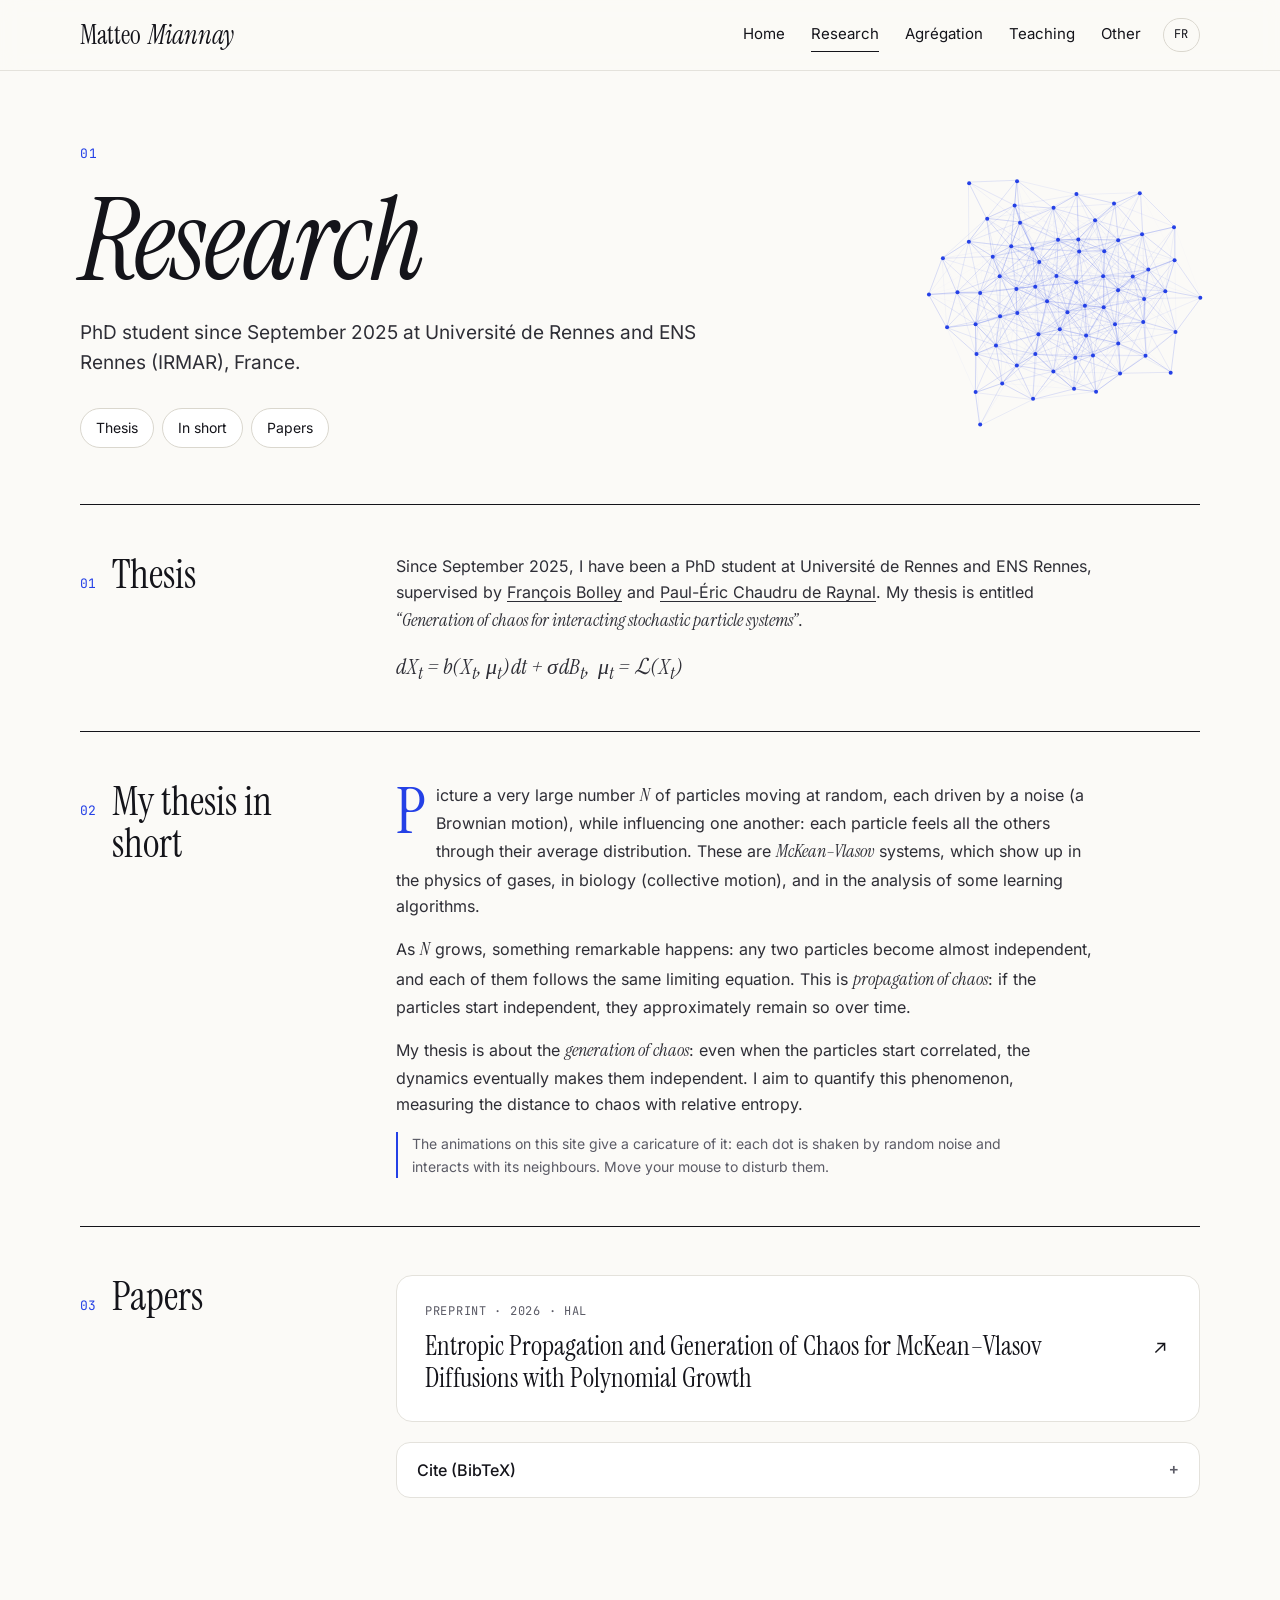
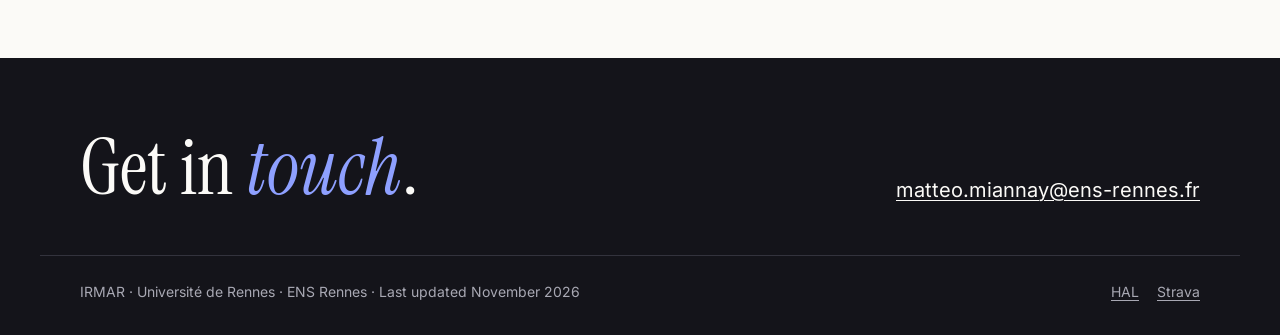
<file: research.html>
<!DOCTYPE html>
<html lang="en">
<head>
  <meta charset="utf-8">
  <meta name="viewport" content="width=device-width, initial-scale=1">
  <title>Research — Matteo Miannay</title>
  <meta name="description" content="Thesis and papers of Matteo Miannay: generation of chaos for interacting particle systems.">
  <meta name="theme-color" content="#FBFAF7">
  <link rel="stylesheet" href="fonts/fonts.css">
  <link rel="stylesheet" href="style.css">
  <link rel="icon" href="favicon.svg" type="image/svg+xml">
  <link rel="canonical" href="https://matteomiannay.github.io/research.html">
  <link rel="alternate" hreflang="en" href="https://matteomiannay.github.io/research.html">
  <link rel="alternate" hreflang="fr" href="https://matteomiannay.github.io/recherche.html">
  <meta property="og:type" content="website">
  <meta property="og:title" content="Research — Matteo Miannay">
  <meta property="og:description" content="Thesis and papers of Matteo Miannay: generation of chaos for interacting particle systems.">
  <meta property="og:url" content="https://matteomiannay.github.io/research.html">
  <meta property="og:image" content="https://matteomiannay.github.io/og-image.png">
  <meta property="og:image:width" content="1200">
  <meta property="og:image:height" content="630">
  <meta property="og:locale" content="en_GB">
  <meta name="twitter:card" content="summary_large_image">
</head>
<body>
  <a class="skip" href="#contenu">Skip to content</a>
  <header class="site-header">
    <div class="wrap header-inner">
      <a class="brand" href="en.html"><span class="b1">Matteo</span><span class="b2">Miannay</span></a>
      <div class="header-nav">
        <nav class="nav" aria-label="Main navigation">
        <a href="en.html">Home</a>
        <a href="research.html" aria-current="page">Research</a>
        <a href="agregation.html" hreflang="fr">Agrégation</a>
        <a href="enseignement.html" hreflang="fr">Teaching</a>
        <a href="autres.html" hreflang="fr">Other</a>
        </nav>
        <a class="lang" href="recherche.html" hreflang="fr" lang="fr" title="Version française">FR</a>
      </div>
    </div>
  </header>

  <main id="contenu">

  <section class="page-hero">
    <canvas class="particles" data-cx="0.78" data-n="70" aria-hidden="true"></canvas>
    <div class="wrap page-hero-inner">
      <p class="eyebrow"><span class="dot"></span>01</p>
      <h1 class="page-title">Research</h1>
      <p class="lede">PhD student since September 2025 at Université de Rennes and ENS Rennes (IRMAR), France.</p>
        <nav class="toc" aria-label="On this page"><a class="chip" href="#thesis">Thesis</a><a class="chip" href="#in-short">In short</a><a class="chip" href="#papers">Papers</a><!--<a class="chip" href="#profiles">Profiles</a>--></nav>
    </div>
  </section>

  <div class="wrap content">

    <section class="section " id="thesis">
      <div class="section-head"><span class="num">01</span><h2>Thesis</h2></div>
      <div class="section-body">
        <div class="prose">
          <p>Since September 2025, I have been a PhD student at Université de Rennes and ENS Rennes, supervised by <a href="https://w3.ens-rennes.fr/math/people/francois.bolley/">François Bolley</a> and <a href="https://www.math.sciences.univ-nantes.fr/deraynal">Paul-Éric Chaudru de Raynal</a>. My thesis is entitled <em>“Generation of chaos for interacting stochastic particle systems”</em>.</p>
          <p class="formula">dX<sub>t</sub> = b(X<sub>t</sub>, &mu;<sub>t</sub>)&#8202;dt + &sigma;&#8202;dB<sub>t</sub>, &nbsp;&mu;<sub>t</sub> = &#8466;(X<sub>t</sub>)</p>
        </div>
      </div>
    </section>

    <section class="section " id="in-short">
      <div class="section-head"><span class="num">02</span><h2>My thesis in short</h2></div>
      <div class="section-body">
        <div class="prose explain">
          <p>Picture a very large number <em>N</em> of particles moving at random, each driven by a noise (a Brownian motion), while influencing one another: each particle feels all the others through their average distribution. These are <em>McKean&ndash;Vlasov</em> systems, which show up in the physics of gases, in biology (collective motion), and in the analysis of some learning algorithms.</p>
          <p>As <em>N</em> grows, something remarkable happens: any two particles become almost independent, and each of them follows the same limiting equation. This is <em>propagation of chaos</em>: if the particles start independent, they approximately remain so over time.</p>
          <p>My thesis is about the <em>generation of chaos</em>: even when the particles start correlated, the dynamics eventually makes them independent. I aim to quantify this phenomenon, measuring the distance to chaos with relative entropy.</p>
          <p class="explain-note">The animations on this site give a caricature of it: each dot is shaken by random noise and interacts with its neighbours. Move your mouse to disturb them.</p>
        </div>
      </div>
    </section>

    <section class="section " id="papers">
      <div class="section-head"><span class="num">03</span><h2>Papers</h2></div>
      <div class="section-body">
        <a class="pub" href="https://hal.science/IRMAR/hal-05689315v2" target="_blank" rel="noopener noreferrer">
          <span class="pub-text">
            <span class="pub-meta">Preprint &middot; 2026 &middot; HAL</span>
            <span class="pub-title">Entropic Propagation and Generation of Chaos for McKean&ndash;Vlasov Diffusions with Polynomial Growth</span>
          </span>
          <svg class="arrow" width="22" height="22" viewBox="0 0 24 24" fill="none" stroke="currentColor" stroke-width="1.6" aria-hidden="true"><path d="M7 17L17 7M9 7h8v8"/></svg>
        </a>
        <!-- RÉSUMÉ : collez le résumé de l'article à la place de ce commentaire, puis retirez les marques de commentaire autour du bloc ci-dessous.
        <details class="fold">
          <summary>Abstract</summary>
          <div class="fold-body prose"><p>Le résumé ici.</p></div>
        </details>
        -->
        <details class="fold">
          <summary>Cite (BibTeX)</summary>
          <div class="fold-body">
            <pre class="bibtex"><code>@unpublished{Miannay2026,
  author = {Miannay, Matteo},
  title  = {Entropic Propagation and Generation of Chaos for {McKean--Vlasov} Diffusions with Polynomial Growth},
  year   = {2026},
  note   = {Preprint},
  url    = {https://hal.science/hal-05689315},
  hal_id = {hal-05689315}
}</code></pre>
            <button type="button" class="btn btn-ghost btn-sm" data-copy=".bibtex" data-copied="Copied">Copy BibTeX</button>
          </div>
        </details>
      </div>
    </section>

    <!-- Profiles section hidden: remove the hidden attribute below to show it again. -->
    <section class="section " id="profiles" hidden>
      <div class="section-head"><span class="num">04</span><h2>Profiles</h2></div>
      <div class="section-body">
        <div class="prose"><p>Find my work on open archives.</p></div>
        <ul class="ids">
          <li><a href="https://hal.science/search/index/?q=authFullName_s%3A%22Matteo%20Miannay%22" target="_blank" rel="noopener noreferrer"><span class="id-name">HAL</span><span class="id-sub">hal.science</span></a></li>
          <!-- PROFILS : remplacez les identifiants puis retirez les marques de commentaire.
          <li><a href="https://orcid.org/0000-0000-0000-0000" target="_blank" rel="noopener noreferrer"><span class="id-name">ORCID</span><span class="id-sub">0000-0000-0000-0000</span></a></li>
          <li><a href="https://arxiv.org/a/miannay_m_1" target="_blank" rel="noopener noreferrer"><span class="id-name">arXiv</span><span class="id-sub">arxiv.org</span></a></li>
          <li><a href="https://scholar.google.com/citations?user=XXXXXXXX" target="_blank" rel="noopener noreferrer"><span class="id-name">Google Scholar</span><span class="id-sub">scholar.google.com</span></a></li>
          -->
          <li><a href="mailto:matteo.miannay@ens-rennes.fr"><span class="id-name">Mail</span><span class="id-sub">matteo.miannay@ens-rennes.fr</span></a></li>
        </ul>
      </div>
    </section>
  </div>

  </main>

  <footer class="site-footer">
    <div class="wrap footer-inner">
      <p class="footer-cta">Get in <em>touch</em>.</p>
      <a class="footer-mail" href="mailto:matteo.miannay@ens-rennes.fr">matteo.miannay@ens-rennes.fr</a>
    </div>
    <div class="wrap footer-meta">
      <span>IRMAR &middot; Université de Rennes &middot; ENS Rennes &middot; <span data-updated="en">Last updated November 2026</span></span>
      <span class="footer-links"><a href="https://hal.science/search/index/?q=authFullName_s%3A%22Matteo%20Miannay%22" target="_blank" rel="noopener noreferrer">HAL</a><a href="https://www.strava.com/athletes/94633271" target="_blank" rel="noopener noreferrer">Strava</a></span>
    </div>
  </footer>
  <script src="site.js"></script>
</body>
</html>
</file>
<file: fonts/fonts.css>
/* Polices hébergées avec le site (aucun appel à Google Fonts).
   Sous-ensembles latin et latin-ext, graisses utilisées seulement. Licence : SIL Open Font License 1.1. */

@font-face {
  font-family: 'Instrument Serif';
  font-style: normal;
  font-weight: 400;
  font-display: swap;
  src: url(./instrument-serif-latin-ext-400-normal.woff2) format('woff2');
  unicode-range: U+0100-02BA,U+02BD-02C5,U+02C7-02CC,U+02CE-02D7,U+02DD-02FF,U+0304,U+0308,U+0329,U+1D00-1DBF,U+1E00-1E9F,U+1EF2-1EFF,U+2020,U+20A0-20AB,U+20AD-20C0,U+2113,U+2C60-2C7F,U+A720-A7FF;
}

@font-face {
  font-family: 'Instrument Serif';
  font-style: normal;
  font-weight: 400;
  font-display: swap;
  src: url(./instrument-serif-latin-400-normal.woff2) format('woff2');
  unicode-range: U+0000-00FF,U+0131,U+0152-0153,U+02BB-02BC,U+02C6,U+02DA,U+02DC,U+0304,U+0308,U+0329,U+2000-206F,U+20AC,U+2122,U+2191,U+2193,U+2212,U+2215,U+FEFF,U+FFFD;
}

@font-face {
  font-family: 'Instrument Serif';
  font-style: italic;
  font-weight: 400;
  font-display: swap;
  src: url(./instrument-serif-latin-ext-400-italic.woff2) format('woff2');
  unicode-range: U+0100-02BA,U+02BD-02C5,U+02C7-02CC,U+02CE-02D7,U+02DD-02FF,U+0304,U+0308,U+0329,U+1D00-1DBF,U+1E00-1E9F,U+1EF2-1EFF,U+2020,U+20A0-20AB,U+20AD-20C0,U+2113,U+2C60-2C7F,U+A720-A7FF;
}

@font-face {
  font-family: 'Instrument Serif';
  font-style: italic;
  font-weight: 400;
  font-display: swap;
  src: url(./instrument-serif-latin-400-italic.woff2) format('woff2');
  unicode-range: U+0000-00FF,U+0131,U+0152-0153,U+02BB-02BC,U+02C6,U+02DA,U+02DC,U+0304,U+0308,U+0329,U+2000-206F,U+20AC,U+2122,U+2191,U+2193,U+2212,U+2215,U+FEFF,U+FFFD;
}

@font-face {
  font-family: 'Inter';
  font-style: normal;
  font-weight: 400;
  font-display: swap;
  src: url(./inter-latin-ext-400-normal.woff2) format('woff2');
  unicode-range: U+0100-02BA,U+02BD-02C5,U+02C7-02CC,U+02CE-02D7,U+02DD-02FF,U+0304,U+0308,U+0329,U+1D00-1DBF,U+1E00-1E9F,U+1EF2-1EFF,U+2020,U+20A0-20AB,U+20AD-20C0,U+2113,U+2C60-2C7F,U+A720-A7FF;
}

@font-face {
  font-family: 'Inter';
  font-style: normal;
  font-weight: 400;
  font-display: swap;
  src: url(./inter-latin-400-normal.woff2) format('woff2');
  unicode-range: U+0000-00FF,U+0131,U+0152-0153,U+02BB-02BC,U+02C6,U+02DA,U+02DC,U+0304,U+0308,U+0329,U+2000-206F,U+20AC,U+2122,U+2191,U+2193,U+2212,U+2215,U+FEFF,U+FFFD;
}

@font-face {
  font-family: 'Inter';
  font-style: normal;
  font-weight: 500;
  font-display: swap;
  src: url(./inter-latin-ext-500-normal.woff2) format('woff2');
  unicode-range: U+0100-02BA,U+02BD-02C5,U+02C7-02CC,U+02CE-02D7,U+02DD-02FF,U+0304,U+0308,U+0329,U+1D00-1DBF,U+1E00-1E9F,U+1EF2-1EFF,U+2020,U+20A0-20AB,U+20AD-20C0,U+2113,U+2C60-2C7F,U+A720-A7FF;
}

@font-face {
  font-family: 'Inter';
  font-style: normal;
  font-weight: 500;
  font-display: swap;
  src: url(./inter-latin-500-normal.woff2) format('woff2');
  unicode-range: U+0000-00FF,U+0131,U+0152-0153,U+02BB-02BC,U+02C6,U+02DA,U+02DC,U+0304,U+0308,U+0329,U+2000-206F,U+20AC,U+2122,U+2191,U+2193,U+2212,U+2215,U+FEFF,U+FFFD;
}

@font-face {
  font-family: 'Inter';
  font-style: normal;
  font-weight: 600;
  font-display: swap;
  src: url(./inter-latin-ext-600-normal.woff2) format('woff2');
  unicode-range: U+0100-02BA,U+02BD-02C5,U+02C7-02CC,U+02CE-02D7,U+02DD-02FF,U+0304,U+0308,U+0329,U+1D00-1DBF,U+1E00-1E9F,U+1EF2-1EFF,U+2020,U+20A0-20AB,U+20AD-20C0,U+2113,U+2C60-2C7F,U+A720-A7FF;
}

@font-face {
  font-family: 'Inter';
  font-style: normal;
  font-weight: 600;
  font-display: swap;
  src: url(./inter-latin-600-normal.woff2) format('woff2');
  unicode-range: U+0000-00FF,U+0131,U+0152-0153,U+02BB-02BC,U+02C6,U+02DA,U+02DC,U+0304,U+0308,U+0329,U+2000-206F,U+20AC,U+2122,U+2191,U+2193,U+2212,U+2215,U+FEFF,U+FFFD;
}

@font-face {
  font-family: 'JetBrains Mono';
  font-style: normal;
  font-weight: 400;
  font-display: swap;
  src: url(./jetbrains-mono-latin-ext-400-normal.woff2) format('woff2');
  unicode-range: U+0100-02BA,U+02BD-02C5,U+02C7-02CC,U+02CE-02D7,U+02DD-02FF,U+0304,U+0308,U+0329,U+1D00-1DBF,U+1E00-1E9F,U+1EF2-1EFF,U+2020,U+20A0-20AB,U+20AD-20C0,U+2113,U+2C60-2C7F,U+A720-A7FF;
}

@font-face {
  font-family: 'JetBrains Mono';
  font-style: normal;
  font-weight: 400;
  font-display: swap;
  src: url(./jetbrains-mono-latin-400-normal.woff2) format('woff2');
  unicode-range: U+0000-00FF,U+0131,U+0152-0153,U+02BB-02BC,U+02C6,U+02DA,U+02DC,U+0304,U+0308,U+0329,U+2000-206F,U+20AC,U+2122,U+2191,U+2193,U+2212,U+2215,U+FEFF,U+FFFD;
}

@font-face {
  font-family: 'JetBrains Mono';
  font-style: normal;
  font-weight: 500;
  font-display: swap;
  src: url(./jetbrains-mono-latin-ext-500-normal.woff2) format('woff2');
  unicode-range: U+0100-02BA,U+02BD-02C5,U+02C7-02CC,U+02CE-02D7,U+02DD-02FF,U+0304,U+0308,U+0329,U+1D00-1DBF,U+1E00-1E9F,U+1EF2-1EFF,U+2020,U+20A0-20AB,U+20AD-20C0,U+2113,U+2C60-2C7F,U+A720-A7FF;
}

@font-face {
  font-family: 'JetBrains Mono';
  font-style: normal;
  font-weight: 500;
  font-display: swap;
  src: url(./jetbrains-mono-latin-500-normal.woff2) format('woff2');
  unicode-range: U+0000-00FF,U+0131,U+0152-0153,U+02BB-02BC,U+02C6,U+02DA,U+02DC,U+0304,U+0308,U+0329,U+2000-206F,U+20AC,U+2122,U+2191,U+2193,U+2212,U+2215,U+FEFF,U+FFFD;
}
</file>
<file: style.css>
/* ==========================================================
   Thème « Revue » — Matteo Miannay
   Changez --accent pour changer la couleur principale.
   ========================================================== */
:root {
  --bg: #FBFAF7;
  --card: #FFFFFF;
  --ink: #14141A;
  --ink-2: #2E2E36;
  --muted: #5B5B66;
  --line: #E4E2DC;
  --line-2: #DAD7CE;
  --accent: #2440E6;
  --serif: 'Instrument Serif', Georgia, 'Times New Roman', serif;
  --sans: 'Inter', system-ui, -apple-system, 'Segoe UI', sans-serif;
  --mono: 'JetBrains Mono', ui-monospace, Menlo, monospace;
}

*, *::before, *::after { box-sizing: border-box; }
html { scroll-behavior: smooth; scroll-padding-top: 90px; }
body {
  margin: 0; background: var(--bg); color: var(--ink);
  font: 16px/1.65 var(--sans);
  -webkit-font-smoothing: antialiased; text-rendering: optimizeLegibility;
}
img { max-width: 100%; display: block; }
a { color: inherit; text-decoration-thickness: 1px; text-underline-offset: 3px; transition: color .2s; }
a:hover { color: var(--accent); }
:focus-visible { outline: 2px solid var(--accent); outline-offset: 3px; border-radius: 4px; }
sub, sup { line-height: 0; }

.wrap { max-width: 1200px; margin: 0 auto; padding: 0 40px; }
@media (max-width: 640px) { .wrap { padding: 0 20px; } }

/* Particules : anneau autour de la photo sur l'accueil, nuage à droite sur les autres pages (écrans larges) */
.particles { position: absolute; inset: 0; width: 100%; height: 100%; display: block; }
.hero .particles { --particles-mode: ring; --particles-n: 110; }
.hero, .page-hero { position: relative; overflow: hidden; }
.hero-inner, .page-hero-inner { position: relative; }
.hero-hint { position: absolute; right: 40px; bottom: 20px; margin: 0; font-family: var(--mono); font-size: 12px; color: var(--muted); pointer-events: none; }
@media (max-width: 900px) { .particles, .hero-hint { display: none; } }

/* ---------- En-tête ---------- */
.site-header {
  position: sticky; top: 0; z-index: 20;
  background: rgba(251, 250, 247, .9);
  -webkit-backdrop-filter: saturate(1.4) blur(10px); backdrop-filter: saturate(1.4) blur(10px);
  border-bottom: 1px solid var(--line);
}
.header-inner { display: flex; justify-content: space-between; align-items: center; flex-wrap: wrap; gap: 12px 24px; padding-top: 18px; padding-bottom: 18px; }
.brand { font-family: var(--serif); font-size: 26px; line-height: 1; text-decoration: none; }
.brand { display: inline-flex; gap: .25em; }
.brand .b2 { font-style: italic; }
.nav { display: flex; flex-wrap: wrap; gap: 4px 26px; font-size: 15px; }
.nav a { text-decoration: none; padding: 4px 0; border-bottom: 1px solid transparent; }
.nav a:hover { color: var(--accent); }
.nav a[aria-current="page"] { border-bottom-color: var(--ink); }

/* ---------- Typo commune ---------- */
.eyebrow {
  margin: 0; font-family: var(--mono); font-size: 13px; letter-spacing: .08em;
  text-transform: uppercase; color: var(--muted);
}
.eyebrow .dot { display: none; }
.lede { margin: 0; max-width: 620px; font-size: 19px; line-height: 1.6; color: var(--ink-2); }
.lede em { font-family: var(--serif); font-size: 1.16em; }
.formula { font-family: var(--serif); font-style: italic; font-size: 22px; color: var(--muted); line-height: 1.5; }

/* ---------- Accueil ---------- */
.hero { padding: 80px 0 104px; }
.hero-inner { display: grid; grid-template-columns: minmax(0, 1.5fr) minmax(0, 1fr); gap: 56px; align-items: end; }
.hero-text { display: flex; flex-direction: column; gap: 28px; }
.hero-title {
  margin: 0; font-family: var(--serif); font-weight: 400;
  font-size: clamp(68px, 10vw, 140px); line-height: .9; letter-spacing: -.02em;
}
.hero-title span { font-style: italic; color: var(--accent); }
.hero-aside { display: flex; flex-direction: column; align-items: center; gap: 76px; padding-top: 40px; text-align: center; }
.hero-aside .formula { margin: 0; }
.portrait {
  position: relative; width: 300px; height: 300px; max-width: 70vw; max-height: 70vw;
  border-radius: 50%; overflow: hidden; background: #ECEAE3; border: 1px solid var(--line-2);
  display: flex; align-items: center; justify-content: center; text-decoration: none;
}
.portrait img { width: 100%; height: 100%; object-fit: cover; transition: transform .6s ease; }
.portrait:hover img { transform: scale(1.04); }
.portrait.no-photo::before { content: attr(data-initials); font-family: var(--serif); font-size: 96px; color: #8A877D; }
@media (max-width: 900px) {
  .hero { padding: 48px 0 72px; }
  .hero-aside { gap: 24px; padding-top: 0; }
  .hero-inner { grid-template-columns: 1fr; }
  .hero-aside { order: -1; align-items: flex-start; text-align: left; }
  .portrait { width: 160px; height: 160px; }
  .portrait.no-photo::before { font-size: 56px; }
  .hero-aside .formula { display: none; }
}

.actions { display: flex; flex-wrap: wrap; gap: 12px; }
.btn {
  display: inline-flex; align-items: center; gap: 10px; min-height: 48px; padding: 12px 22px;
  border-radius: 999px; font-size: 15px; font-weight: 500; text-decoration: none;
  transition: background .2s, color .2s, border-color .2s;
}
.btn-primary { background: var(--ink); color: var(--bg); }
.btn-primary:hover { background: var(--accent); color: #fff; }
.btn-ghost { border: 1px solid var(--ink); }
.btn-ghost:hover { border-color: var(--accent); }

/* ---------- En-tête des pages ---------- */
.page-hero { padding: 72px 0 56px; }
.page-hero-inner { display: flex; flex-direction: column; gap: 22px; }
.page-hero .eyebrow { color: var(--accent); }
.page-title {
  margin: 0; font-family: var(--serif); font-weight: 400; font-style: italic;
  font-size: clamp(50px, 9vw, 128px); line-height: .95; letter-spacing: -.02em;
}
.toc { display: flex; flex-wrap: wrap; gap: 8px; margin-top: 8px; }

/* ---------- Sections ---------- */
.content { padding-bottom: 40px; }
.section {
  display: grid; grid-template-columns: 260px minmax(0, 1fr); gap: 24px 56px;
  padding: 48px 0; border-top: 1px solid var(--ink);
}
.section-head { display: flex; align-items: baseline; gap: 16px; }
.section-head .num { font-family: var(--mono); font-size: 13px; color: var(--accent); }
.section-head h2 { margin: 0; font-family: var(--serif); font-weight: 400; font-size: 40px; line-height: 1.05; }
.section-body { min-width: 0; display: flex; flex-direction: column; gap: 20px; }
.section-body h3 { margin: 24px 0 0; font-family: var(--serif); font-weight: 400; font-size: 30px; line-height: 1.1; }
@media (max-width: 860px) {
  .section { grid-template-columns: 1fr; padding: 40px 0; }
  .section-head h2 { font-size: 34px; }
}

.prose p { margin: 0 0 14px; max-width: 70ch; color: var(--ink-2); }
.prose p:last-child { margin-bottom: 0; }
.prose em { font-family: var(--serif); font-size: 1.15em; }
.prose .formula { margin-top: 12px; }

/* listes de liens */
.rows { list-style: none; margin: 0; padding: 0; border-top: 1px solid var(--line); }
.rows a {
  display: flex; justify-content: space-between; align-items: baseline; gap: 24px;
  padding: 16px 0; border-bottom: 1px solid var(--line); text-decoration: none;
}
.rows .meta { flex-shrink: 0; font-family: var(--mono); font-size: 12px; color: var(--muted); }
.rows a:hover .meta { color: var(--accent); }

.bullets { margin: 0; padding: 0; list-style: none; }
.bullets li { padding: 14px 0; border-bottom: 1px solid var(--line); color: var(--ink-2); max-width: 78ch; }
.bullets li:first-child { border-top: 1px solid var(--line); }
.bullets strong { font-weight: 600; color: var(--ink); }

.steps { margin: 0; padding: 0; list-style: none; counter-reset: s; }
.steps li { position: relative; padding: 12px 0 12px 44px; border-bottom: 1px solid var(--line); counter-increment: s; }
.steps li::before {
  content: counter(s, decimal-leading-zero); position: absolute; left: 0; top: 14px;
  font-family: var(--mono); font-size: 12px; color: var(--muted);
}

/* publication */
.pub {
  display: flex; justify-content: space-between; align-items: center; gap: 24px;
  padding: 26px 28px; background: var(--card); border: 1px solid var(--line); border-radius: 16px;
  text-decoration: none; transition: border-color .2s, transform .2s;
}
.pub:hover { border-color: var(--ink); color: inherit; transform: translateY(-2px); }
.pub-text { display: flex; flex-direction: column; gap: 8px; }
.pub-meta { font-family: var(--mono); font-size: 12px; letter-spacing: .06em; text-transform: uppercase; color: var(--muted); }
.pub-title { font-family: var(--serif); font-size: 27px; line-height: 1.2; }
.arrow { flex-shrink: 0; transition: transform .2s; }
a:hover > .arrow { transform: translate(3px, -3px); color: var(--accent); }

/* cartes de rubriques */
.cards-grid { display: grid; grid-template-columns: repeat(auto-fit, minmax(260px, 1fr)); gap: 16px; }
.rubrique {
  position: relative; display: flex; flex-direction: column; gap: 8px;
  padding: 24px 26px 28px; background: var(--card); border: 1px solid var(--line); border-radius: 16px;
  text-decoration: none; transition: border-color .2s, transform .2s;
}
.rubrique:hover { border-color: var(--ink); color: inherit; transform: translateY(-2px); }
.rubrique .num { font-family: var(--mono); font-size: 12px; color: var(--accent); }
.rubrique h3 { margin: 0 !important; font-family: var(--serif); font-weight: 400; font-size: 30px; line-height: 1.1; padding-right: 32px; }
.rubrique p { margin: 0; font-size: 15px; color: var(--muted); }
.rubrique .arrow { position: absolute; top: 22px; right: 22px; }

/* puces */
.chip {
  display: inline-flex; align-items: center; padding: 7px 15px; border: 1px solid var(--line-2);
  border-radius: 999px; font-size: 14px; text-decoration: none; background: var(--card);
  transition: border-color .2s, color .2s;
}
.chip:hover { border-color: var(--accent); }

/* développements */
.dev-list { list-style: none; margin: 0; padding: 0; border-top: 1px solid var(--line); }
.dev { padding: 20px 0; border-bottom: 1px solid var(--line); display: flex; flex-direction: column; gap: 6px; }
.dev-title { font-size: 17px; font-weight: 500; line-height: 1.4; }
a.dev-title, .dev-title a { text-decoration: underline; text-decoration-color: var(--line-2); }
a.dev-title:hover, .dev-title a:hover { text-decoration-color: var(--accent); }
.dev p { margin: 0; font-size: 15px; color: var(--muted); max-width: 78ch; }
.dev .tags { font-family: var(--mono); font-size: 12px; color: var(--accent); }

.split { display: flex; gap: 32px; align-items: flex-start; justify-content: space-between; flex-wrap: wrap; }
.cover { flex-shrink: 0; width: 120px; border: 1px solid var(--line-2); border-radius: 6px; overflow: hidden; background: var(--card); transition: transform .2s; }
.cover:hover { transform: rotate(-2deg) translateY(-2px); }

.people { list-style: none; margin: 0; padding: 0; border-top: 1px solid var(--line); }
.people li { padding: 16px 0; border-bottom: 1px solid var(--line); color: var(--muted); font-size: 15px; max-width: 80ch; }
.people a { display: block; margin-bottom: 2px; font-size: 17px; font-weight: 500; color: var(--ink); }
.people a:hover { color: var(--accent); }

/* onglets colles */
.tabs { display: inline-flex; flex-wrap: wrap; gap: 4px; padding: 4px; border: 1px solid var(--line-2); border-radius: 999px; background: var(--card); margin-bottom: 20px; }
.tab {
  font: 500 15px var(--sans); color: var(--ink); background: none; border: 0; cursor: pointer;
  min-height: 40px; padding: 8px 18px; border-radius: 999px; transition: background .2s, color .2s;
}
.tab:hover { background: #F0EEE8; }
.tab[aria-selected="true"] { background: var(--ink); color: var(--bg); }
.tab .count { font-family: var(--mono); font-size: 11px; opacity: .7; margin-left: 4px; }
.colles-list { margin: 0; padding: 0; list-style: none; columns: 2; column-gap: 40px; counter-reset: c; }
.colles-list li { break-inside: avoid; counter-increment: c; border-bottom: 1px solid var(--line); }
.colles-list li { display: flex; align-items: baseline; gap: 12px; }
.colles-list li > a:first-child { flex: 1; min-width: 0; }
.colles-list a.cor { flex-shrink: 0; font-family: var(--mono); font-size: 12px; color: var(--accent); }
.colles-list a.cor::before { content: none; }
.colles-list a.cor:hover { text-decoration: underline; }
.colles-list a { display: flex; gap: 14px; padding: 10px 0; text-decoration: none; font-size: 15px; }
.colles-list a::before { content: counter(c, decimal-leading-zero); font-family: var(--mono); font-size: 12px; color: var(--muted); padding-top: 2px; }
@media (max-width: 720px) { .colles-list { columns: 1; } }

/* ---------- Pied de page ---------- */
.site-footer { margin-top: 72px; background: var(--ink); color: var(--bg); }
.footer-inner { display: flex; justify-content: space-between; align-items: flex-end; flex-wrap: wrap; gap: 24px; padding-top: 72px; padding-bottom: 48px; }
.footer-cta { margin: 0; font-family: var(--serif); font-size: clamp(44px, 6vw, 84px); line-height: 1; }
.footer-cta em { color: #8EA0FF; }
.footer-mail { font-size: 20px; color: var(--bg); }
.footer-mail:hover { color: #8EA0FF; }
.footer-meta { display: flex; justify-content: space-between; flex-wrap: wrap; gap: 12px; padding-top: 24px; padding-bottom: 32px; border-top: 1px solid #33333D; font-size: 14px; color: #A8A8B3; }
.footer-meta a { color: #A8A8B3; }
.footer-meta a:hover { color: var(--bg); }

@media (max-width: 640px) { .site-header { position: static; } }

/* Téléphone : menu sur deux lignes, tous les liens visibles */
@media (max-width: 640px) {
  .header-inner { flex-direction: column; align-items: stretch; gap: 10px; }
  .header-nav { align-items: flex-start; }
  .nav { flex-wrap: wrap; gap: 6px 20px; }
}

/* ===================== v2 : langue, filtre, BibTeX, profils ===================== */
.header-nav { display: flex; align-items: center; gap: 22px; min-width: 0; }
.lang {
  flex-shrink: 0; font-family: var(--mono); font-size: 12px; letter-spacing: .06em; text-decoration: none;
  padding: 6px 10px; border: 1px solid var(--line-2); border-radius: 999px; transition: border-color .2s, color .2s;
}
.lang:hover { border-color: var(--accent); }
@media (max-width: 640px) {
  .header-nav { gap: 12px; }
  .header-nav .nav { flex: 1; min-width: 0; }
}

.lecon-filter { display: flex; flex-direction: column; gap: 8px; margin-top: 16px; max-width: 460px; }
.lecon-filter label { font-family: var(--mono); font-size: 12px; letter-spacing: .08em; text-transform: uppercase; color: var(--muted); }
.lecon-field { position: relative; }
.lecon-field input {
  width: 100%; height: 56px; padding: 0 52px 0 20px; font: 400 26px var(--serif); color: var(--ink);
  background: var(--card); border: 1px solid var(--line-2); border-radius: 14px; outline: none; transition: border-color .2s, box-shadow .2s;
}
.lecon-field input::placeholder { color: #B5B2A8; }
.lecon-field input:focus { border-color: var(--accent); box-shadow: 0 0 0 4px rgba(36, 64, 230, .12); }
.lecon-clear {
  position: absolute; right: 8px; top: 8px; width: 40px; height: 40px; border: 0; border-radius: 10px;
  background: none; font-size: 24px; line-height: 1; color: var(--muted); cursor: pointer;
}
.lecon-clear:hover { background: #F0EEE8; color: var(--ink); }
.lecon-status { margin: 0; font-size: 14px; color: var(--muted); }
.lecon-status strong { color: var(--ink); font-weight: 600; }
.filtering .section:not([data-filter]) { display: none; }
.filtering [data-filter] .section-body > .prose { display: none; }
.dev.is-hidden, .is-hidden { display: none; }
.dev.is-match .tags { color: var(--ink); }
.tags mark { background: var(--accent); color: #fff; padding: 0 3px; border-radius: 3px; }

.fold { border: 1px solid var(--line); border-radius: 14px; background: var(--card); }
.fold summary { cursor: pointer; padding: 14px 20px; font-weight: 500; list-style: none; display: flex; justify-content: space-between; align-items: center; }
.fold summary::-webkit-details-marker { display: none; }
.fold summary::after { content: "+"; font-family: var(--mono); color: var(--muted); transition: transform .2s; }
.fold[open] summary::after { transform: rotate(45deg); }
.fold-body { padding: 0 20px 20px; display: flex; flex-direction: column; align-items: flex-start; gap: 12px; }
.bibtex { margin: 0; width: 100%; overflow-x: auto; padding: 16px 18px; background: #F4F2EC; border-radius: 10px; font: 13px/1.6 var(--mono); color: var(--ink-2); }
.btn-sm { min-height: 40px; padding: 8px 16px; font-size: 14px; }

.ids { list-style: none; margin: 0; padding: 0; display: grid; grid-template-columns: repeat(auto-fill, minmax(200px, 1fr)); gap: 12px; }
.ids a {
  display: flex; flex-direction: column; gap: 2px; padding: 16px 18px; background: var(--card);
  border: 1px solid var(--line); border-radius: 14px; text-decoration: none; transition: border-color .2s, transform .2s;
}
.ids a:hover { border-color: var(--ink); color: inherit; transform: translateY(-2px); }
.id-name { font-family: var(--serif); font-size: 24px; line-height: 1.1; }
.id-sub { font-family: var(--mono); font-size: 12px; color: var(--muted); overflow: hidden; text-overflow: ellipsis; white-space: nowrap; }

.explain p:first-child::first-letter { float: left; font-family: var(--serif); font-size: 64px; line-height: .8; padding: 6px 10px 0 0; color: var(--accent); }
.explain-note { font-size: 14px; color: var(--muted) !important; border-left: 2px solid var(--accent); padding-left: 14px; }
.footer-links { display: inline-flex; gap: 18px; }

/* lien d'évitement (accessibilité clavier) */
.skip { position: absolute; left: -9999px; top: 8px; z-index: 50; padding: 10px 16px; border-radius: 8px; background: var(--accent); color: #fff; }
.skip:focus { left: 8px; }

/* Un élément marqué hidden reste masqué même si sa classe fixe un display */
[hidden] { display: none !important; }
</file>
